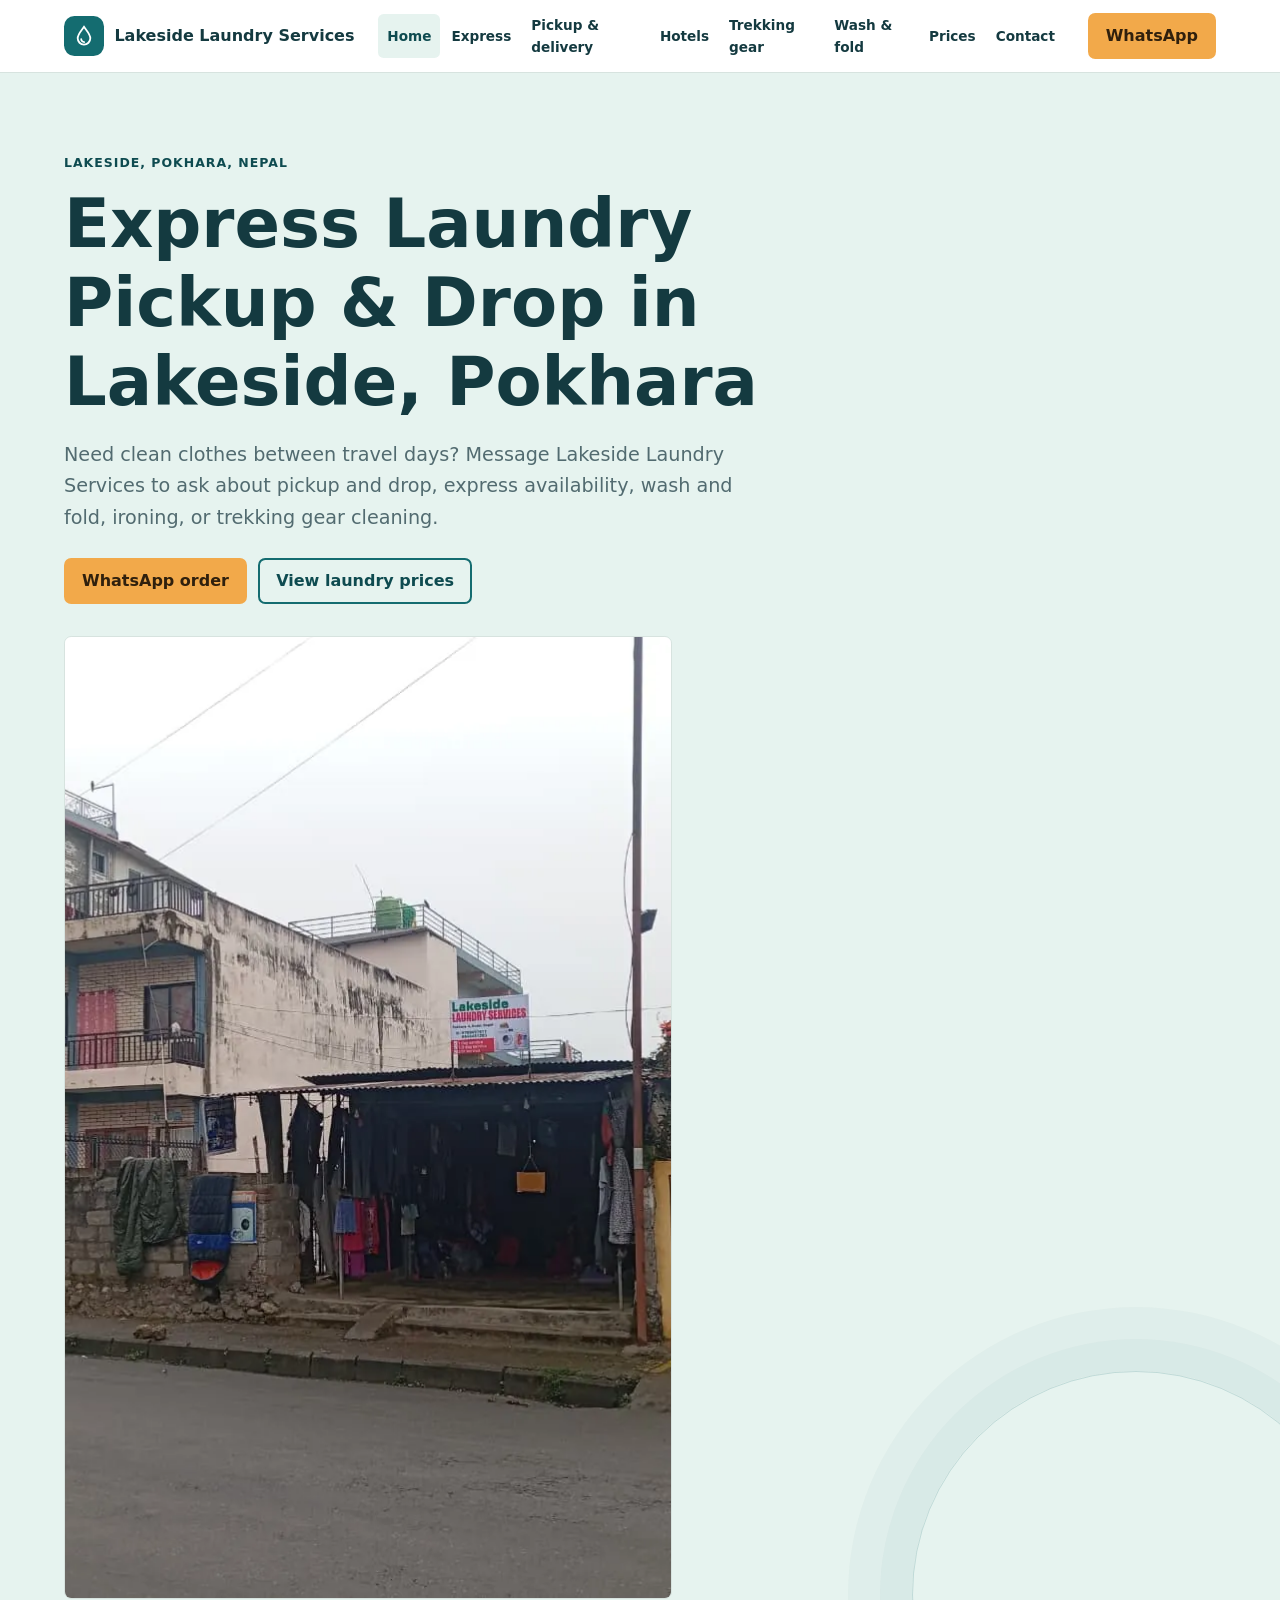
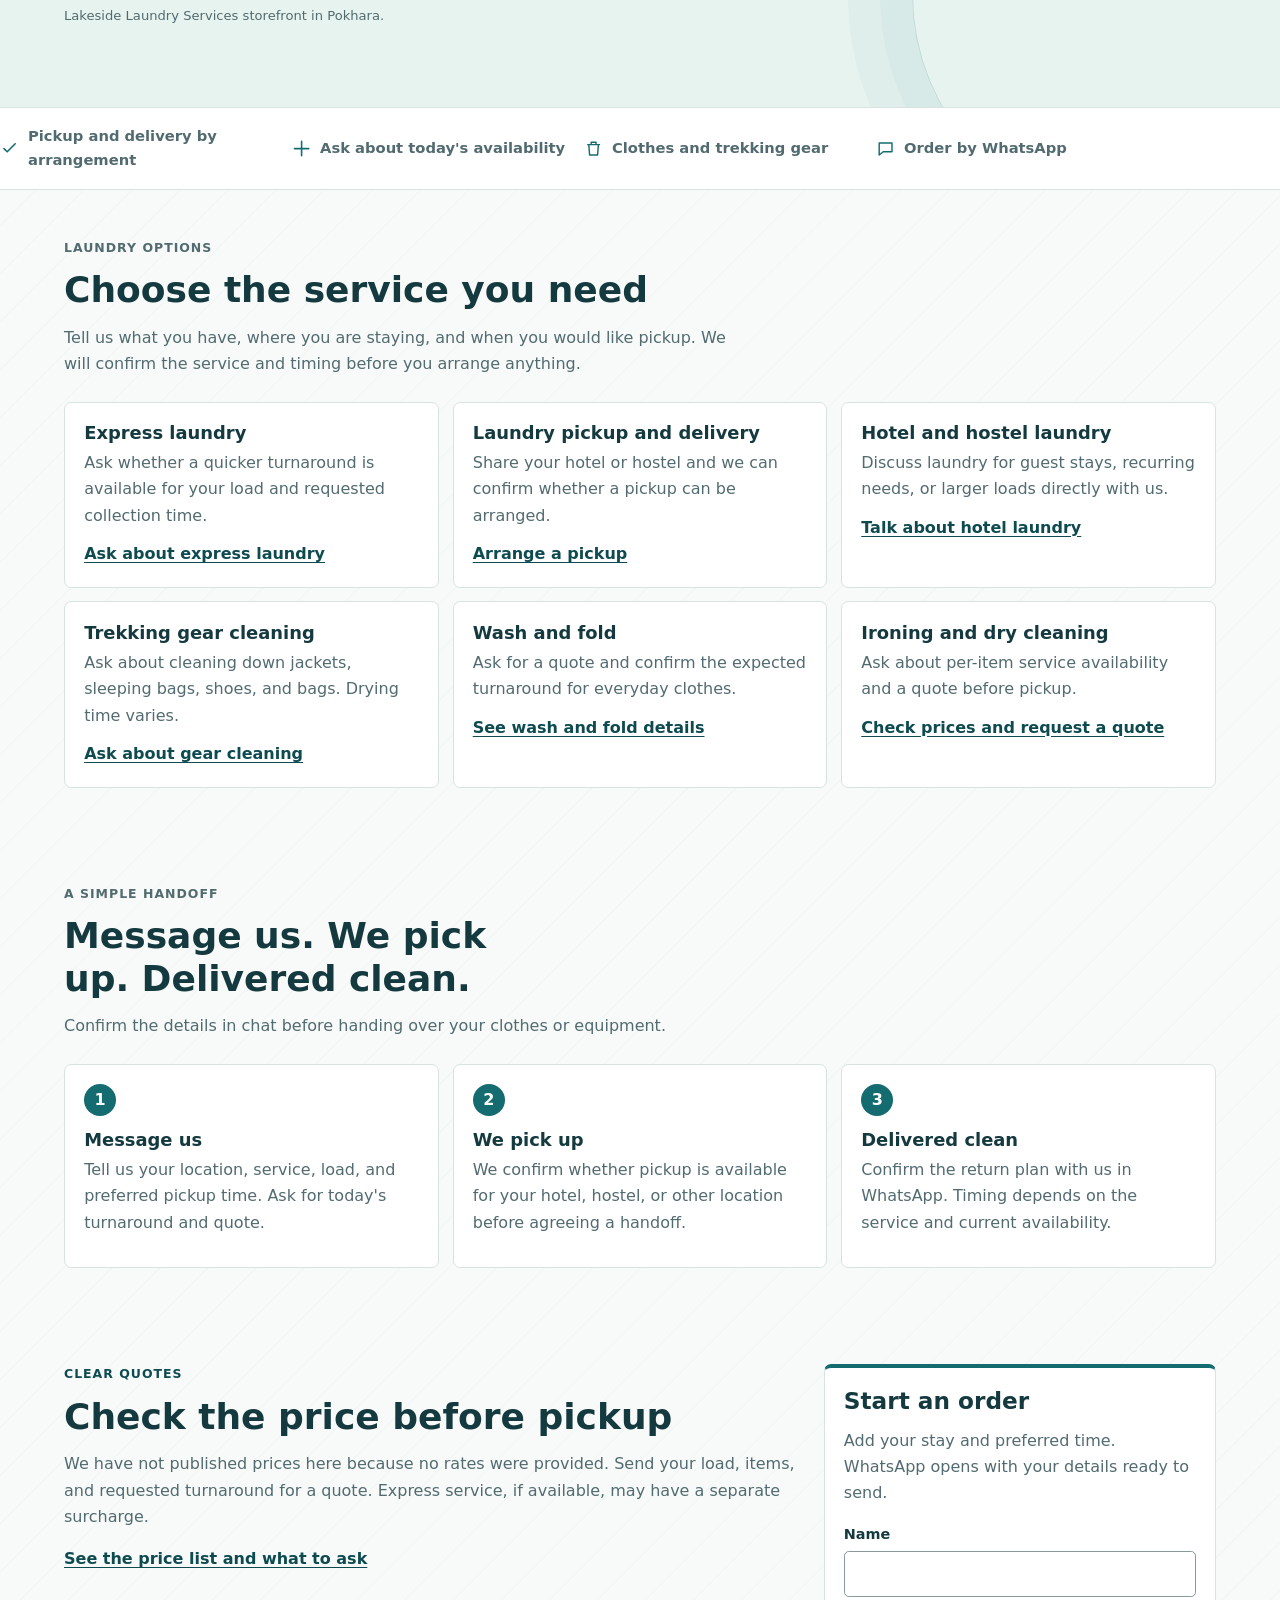
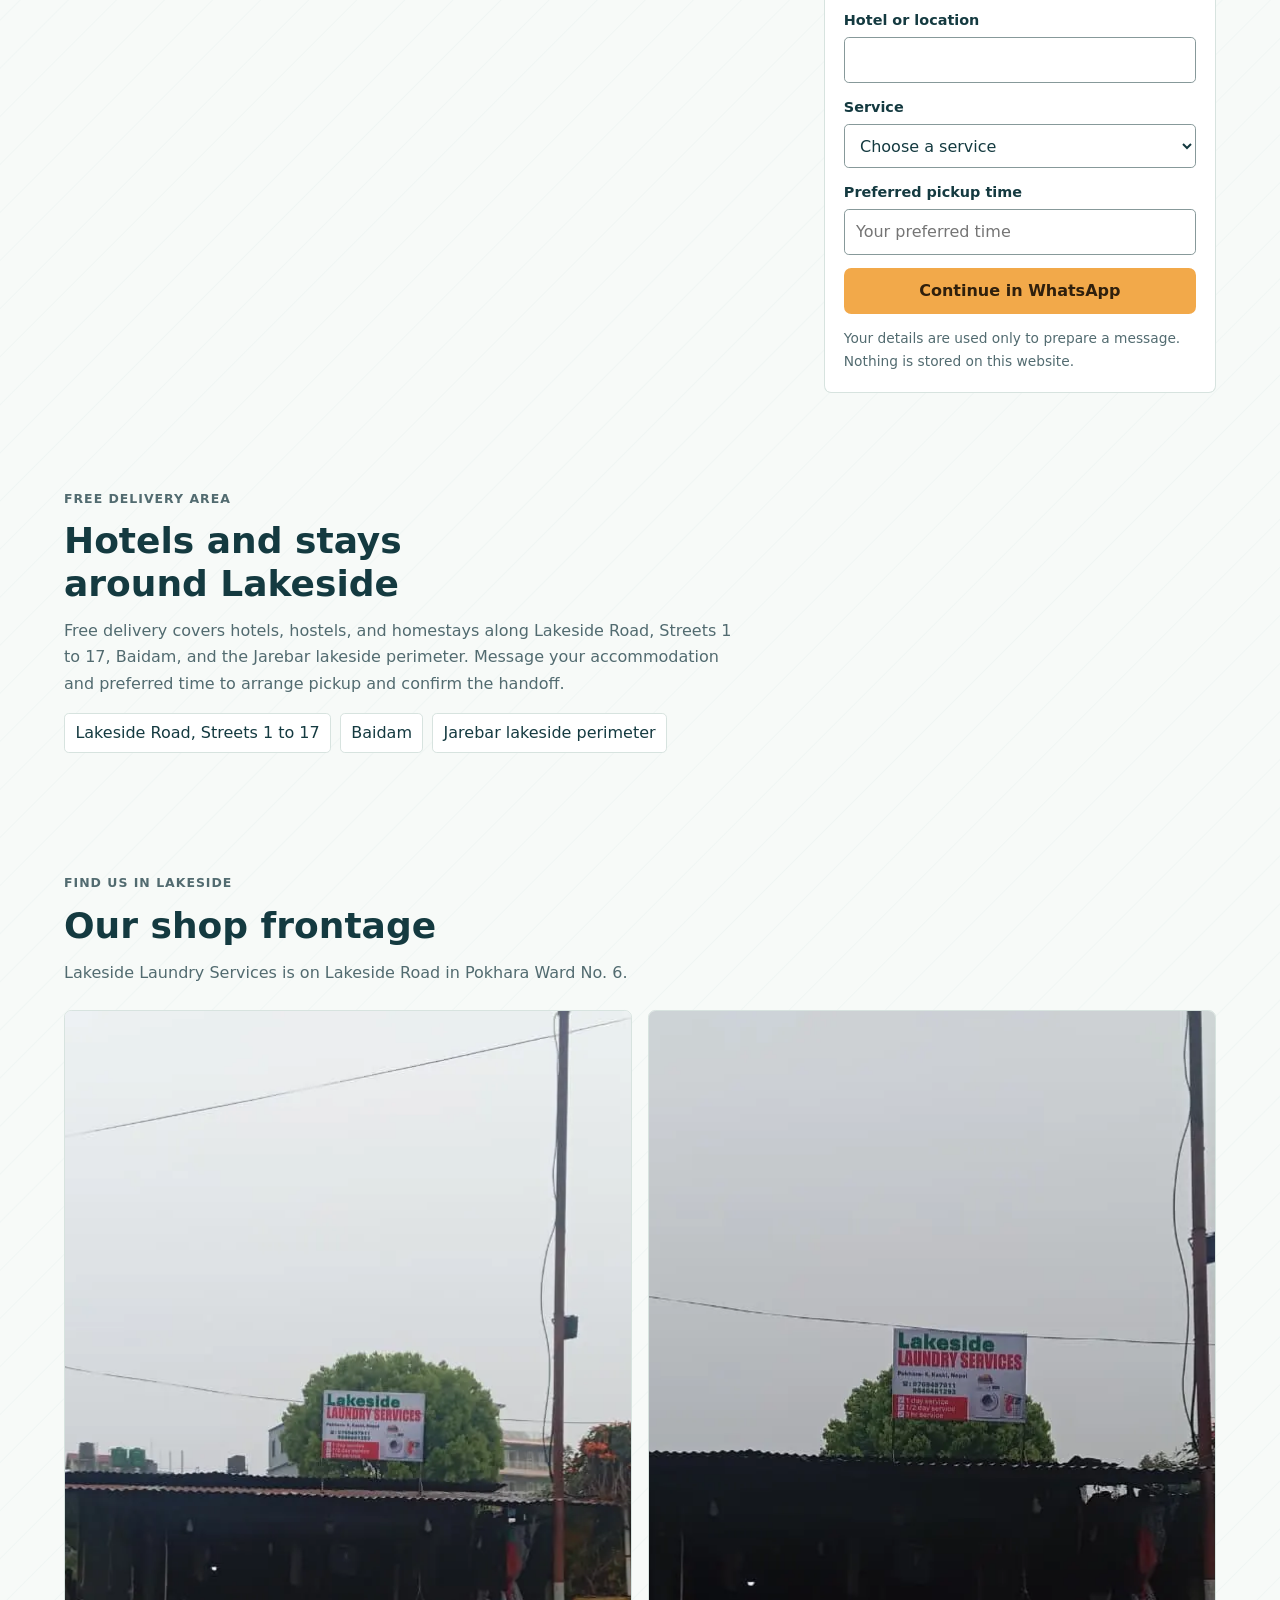
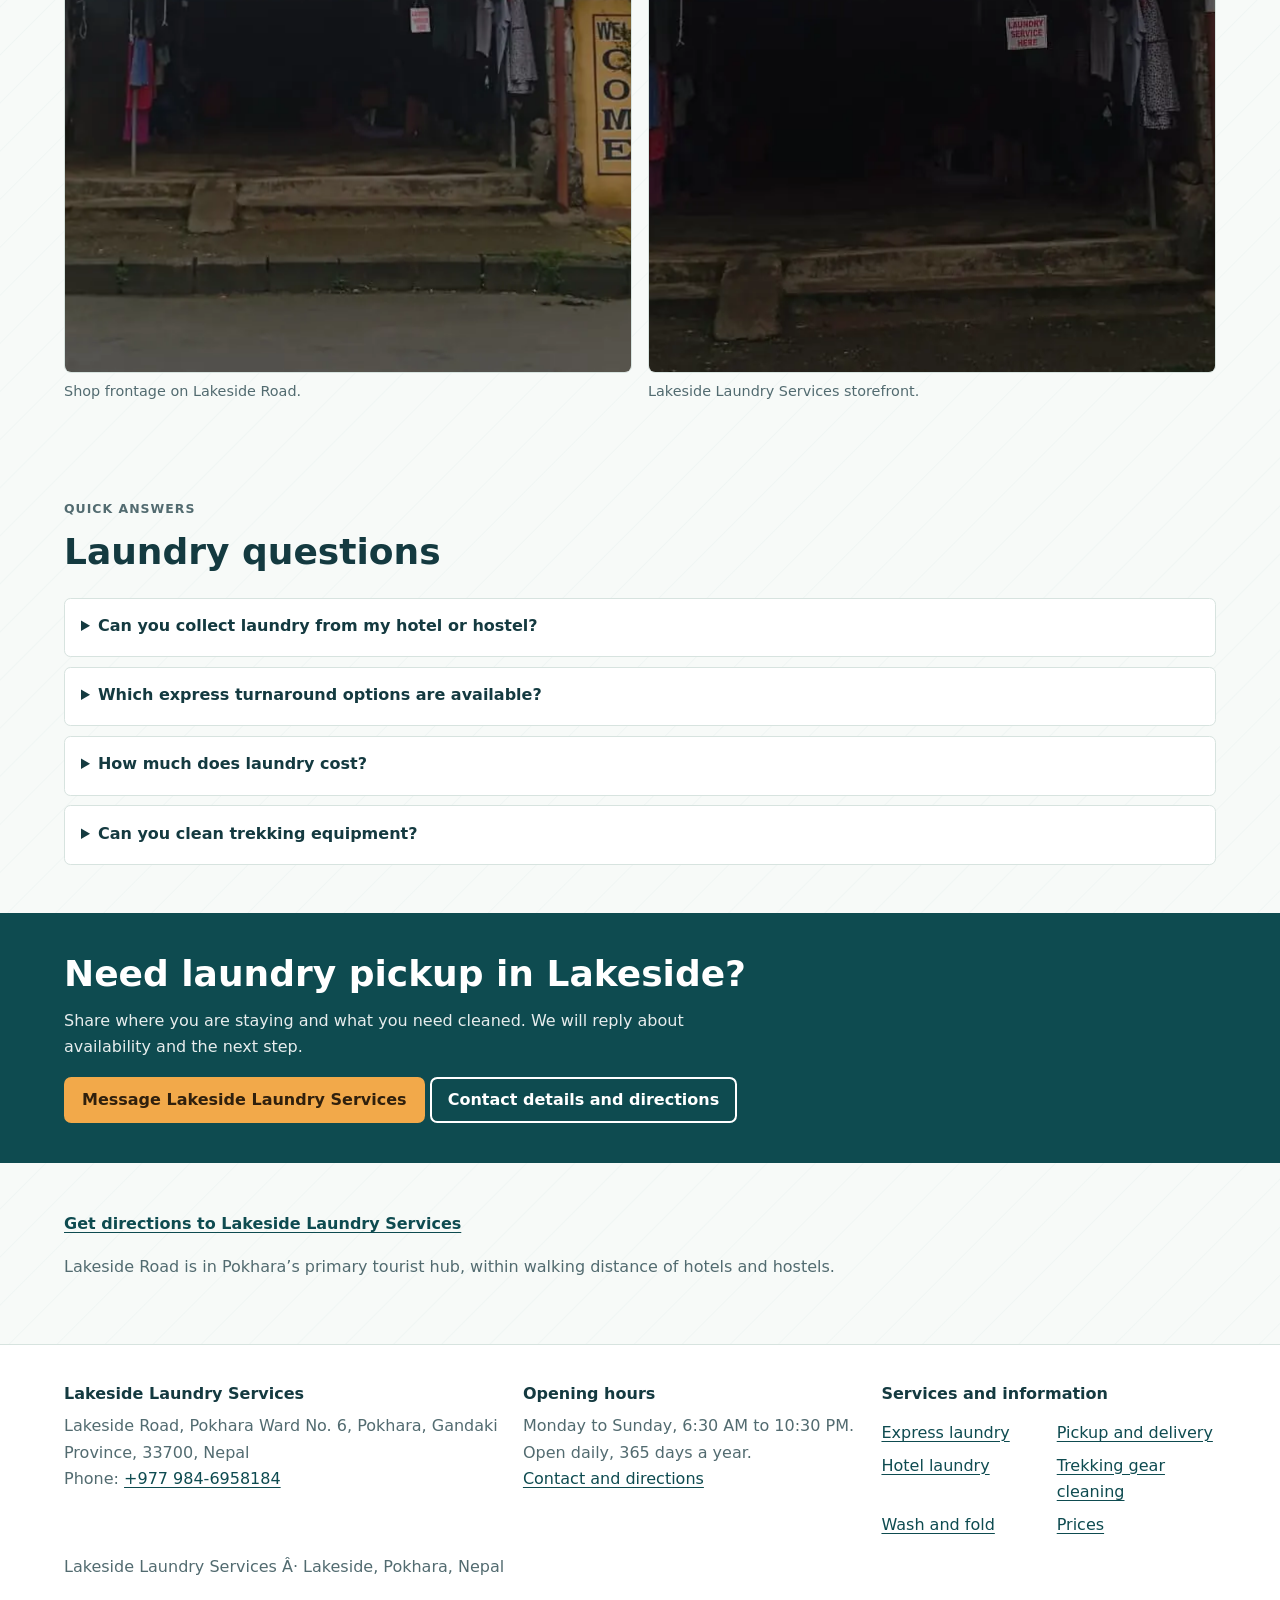
<file: index.html>
﻿<!doctype html>
<html lang="en">
<head>
  <meta charset="utf-8">
  <meta name="viewport" content="width=device-width, initial-scale=1">
  <meta name="theme-color" content="#146c70">
  <title>Laundry Service in Lakeside, Pokhara | Local Laundry</title>
  <meta name="description" content="Need laundry in Lakeside, Pokhara? Ask Lakeside Laundry Services about pickup, delivery, express availability, wash and fold, and trekking gear cleaning.">
  <link rel="canonical" href="https://[PLACEHOLDER: your GitHub Pages or custom domain URL]/">
  <link rel="icon" href="favicon.svg" type="image/svg+xml">
  <meta property="og:type" content="website">
  <meta property="og:locale" content="en_NP">
  <meta property="og:title" content="Laundry Service in Lakeside, Pokhara | Local Laundry">
  <meta property="og:description" content="Ask Lakeside Laundry Services about pickup, delivery, express availability, wash and fold, and trekking gear cleaning.">
  <meta property="og:url" content="https://[PLACEHOLDER: your GitHub Pages or custom domain URL]/">
  <meta name="twitter:card" content="summary">
  <meta name="twitter:title" content="Laundry Service in Lakeside, Pokhara | Local Laundry">
  <meta name="twitter:description" content="Ask Lakeside Laundry Services about pickup, delivery, express availability, wash and fold, and trekking gear cleaning.">
  <link rel="stylesheet" href="assets/css/site.css">
  <script defer src="assets/js/site.js"></script>
  <script type="application/ld+json">
  {
    "@context": "https://schema.org",
    "@type": "DryCleaningOrLaundry",
    "name": "Lakeside Laundry Services",
    "url": "https://[PLACEHOLDER: your GitHub Pages or custom domain URL]/",
    "telephone": "+977 984-6958184",
    "address": {
      "@type": "PostalAddress",
      "streetAddress": "Lakeside Road, Pokhara Ward No. 6",
      "addressLocality": "Pokhara",
      "addressRegion": "Gandaki Province",
      "postalCode": "33700",
      "addressCountry": "NP"
    },
    "geo": {
      "@type": "GeoCoordinates",
      "latitude": 28.2144,
      "longitude": 83.9578
    },
    "openingHoursSpecification": {
      "@type": "OpeningHoursSpecification",
      "dayOfWeek": ["https://schema.org/Monday", "https://schema.org/Tuesday", "https://schema.org/Wednesday", "https://schema.org/Thursday", "https://schema.org/Friday", "https://schema.org/Saturday", "https://schema.org/Sunday"],
      "opens": "06:30",
      "closes": "22:30"
    },
    "areaServed": ["Lakeside Road, Streets 1 to 17, Pokhara", "Baidam, Pokhara", "Jarebar lakeside perimeter, Pokhara"],
    "sameAs": [
      "https://www.google.com/maps/search/?api=1&query=Lakeside%20Laundry%20Services%2C%20Lakeside%2C%20Pokhara%2C%20Nepal"
    ],
    "hasOfferCatalog": {
      "@type": "OfferCatalog",
      "name": "Laundry services",
      "itemListElement": [
        {"@type": "OfferCatalog", "name": "Express laundry"},
        {"@type": "OfferCatalog", "name": "Pickup and delivery"},
        {"@type": "OfferCatalog", "name": "Wash and fold"},
        {"@type": "OfferCatalog", "name": "Ironing"},
        {"@type": "OfferCatalog", "name": "Dry cleaning"},
        {"@type": "OfferCatalog", "name": "Trekking gear cleaning"}
      ]
    }
  }
  </script>
  <script type="application/ld+json">
  {
    "@context": "https://schema.org",
    "@type": "FAQPage",
    "mainEntity": [
      {"@type": "Question", "name": "Can you collect laundry from my hotel or hostel?", "acceptedAnswer": {"@type": "Answer", "text": "Send us your accommodation and preferred pickup time on WhatsApp. We will confirm whether collection is available for that location."}},
      {"@type": "Question", "name": "Which express turnaround options are available?", "acceptedAnswer": {"@type": "Answer", "text": "One-hour service is for urgent drop-offs during morning or early-evening windows. Three-hour express and same-day evening return are also offered. Confirm the option for your load before handover."}},
      {"@type": "Question", "name": "Where can I see prices?", "acceptedAnswer": {"@type": "Answer", "text": "See the prices page, then message us with your items and requested service for a quote."}}
    ]
  }
  </script>
<meta name="google-site-verification" content="jKNWhAlni47MOxdWIuq1VfvXJPUBc21XGWyQokgm34I" />
</head>
<body>
  <a class="skip-link" href="#main">Skip to content</a>
  <header class="site-header">
    <div class="header-inner">
      <a class="brand" href="index.html" aria-label="Lakeside Laundry Services home">
        <span class="brand-mark" aria-hidden="true"><svg viewBox="0 0 24 24" fill="none"><path d="M12 2.8C9.4 6.7 5.7 10.1 5.7 14.3a6.3 6.3 0 0 0 12.6 0C18.3 10.1 14.6 6.7 12 2.8Z" stroke="currentColor" stroke-width="1.8"/><path d="M9.2 15.1a3 3 0 0 0 3 3" stroke="currentColor" stroke-width="1.8" stroke-linecap="round"/></svg></span>
        <span>Lakeside Laundry Services</span>
      </a>
      <button class="menu-toggle" type="button" aria-label="Toggle navigation" aria-expanded="false" aria-controls="site-navigation"><svg viewBox="0 0 24 24" fill="none" aria-hidden="true"><path d="M4 7h16M4 12h16M4 17h16" stroke="currentColor" stroke-width="2" stroke-linecap="round"/></svg></button>
      <nav class="site-nav" id="site-navigation" aria-label="Main navigation">
        <a href="index.html" aria-current="page">Home</a><a href="express-laundry.html">Express</a><a href="laundry-pickup-delivery.html">Pickup &amp; delivery</a><a href="hotel-hostel-laundry.html">Hotels</a><a href="trekking-gear-cleaning.html">Trekking gear</a><a href="wash-and-fold.html">Wash &amp; fold</a><a href="prices.html">Prices</a><a href="contact.html">Contact</a>
      </nav>
      <a class="button button-primary header-action" data-wa-message="Hi, I'd like to ask about laundry pickup in Lakeside, Pokhara. Hotel/location: " data-track-location="header" href="https://wa.me/">WhatsApp</a>
    </div>
  </header>
  <main id="main">
    <section class="hero">
      <div class="hero-inner">
        <p class="eyebrow">Lakeside, Pokhara, Nepal</p>
        <h1>Express Laundry Pickup &amp; Drop in Lakeside, Pokhara</h1>
        <p class="hero-copy">Need clean clothes between travel days? Message Lakeside Laundry Services to ask about pickup and drop, express availability, wash and fold, ironing, or trekking gear cleaning.</p>
        <div class="hero-actions"><a class="button button-primary" data-wa-message="Hi, I'd like to arrange laundry pickup in Lakeside, Pokhara. Hotel/location: " data-track-location="home-hero" href="https://wa.me/">WhatsApp order</a><a class="button button-secondary" href="prices.html">View laundry prices</a></div>
        <figure class="hero-photo"><picture><source srcset="assets/images/lakeside-laundry-services-street-view.webp" type="image/webp"><img src="assets/images/Lakeside-laundry-services-street-view.jpeg" alt="Street view of the Lakeside Laundry Services storefront in Pokhara" width="1280" height="963"></picture><figcaption>Lakeside Laundry Services storefront in Pokhara.</figcaption></figure>
      </div>
    </section>
    <section class="trust-strip" aria-label="Service details">
      <ul class="trust-list content-width"><li><svg viewBox="0 0 24 24" fill="none" aria-hidden="true"><path d="m5 12 4 4L19 6" stroke="currentColor" stroke-width="2" stroke-linecap="round" stroke-linejoin="round"/></svg>Pickup and delivery by arrangement</li><li><svg viewBox="0 0 24 24" fill="none" aria-hidden="true"><path d="M12 3v18M3 12h18" stroke="currentColor" stroke-width="2" stroke-linecap="round"/></svg>Ask about today's availability</li><li><svg viewBox="0 0 24 24" fill="none" aria-hidden="true"><path d="M4 7h16M6 7l1 13h10l1-13M9 7V4h6v3" stroke="currentColor" stroke-width="1.8" stroke-linejoin="round"/></svg>Clothes and trekking gear</li><li><svg viewBox="0 0 24 24" fill="none" aria-hidden="true"><path d="M4 5h16v11H9l-5 4V5Z" stroke="currentColor" stroke-width="1.8" stroke-linejoin="round"/></svg>Order by WhatsApp</li></ul>
    </section>
    <section class="section content-width" aria-labelledby="services-heading">
      <div class="section-heading"><p class="eyebrow">Laundry options</p><h2 id="services-heading">Choose the service you need</h2><p>Tell us what you have, where you are staying, and when you would like pickup. We will confirm the service and timing before you arrange anything.</p></div>
      <div class="service-grid">
        <article class="service-item"><h3>Express laundry</h3><p>Ask whether a quicker turnaround is available for your load and requested collection time.</p><a href="express-laundry.html">Ask about express laundry</a></article>
        <article class="service-item"><h3>Laundry pickup and delivery</h3><p>Share your hotel or hostel and we can confirm whether a pickup can be arranged.</p><a href="laundry-pickup-delivery.html">Arrange a pickup</a></article>
        <article class="service-item"><h3>Hotel and hostel laundry</h3><p>Discuss laundry for guest stays, recurring needs, or larger loads directly with us.</p><a href="hotel-hostel-laundry.html">Talk about hotel laundry</a></article>
        <article class="service-item"><h3>Trekking gear cleaning</h3><p>Ask about cleaning down jackets, sleeping bags, shoes, and bags. Drying time varies.</p><a href="trekking-gear-cleaning.html">Ask about gear cleaning</a></article>
        <article class="service-item"><h3>Wash and fold</h3><p>Ask for a quote and confirm the expected turnaround for everyday clothes.</p><a href="wash-and-fold.html">See wash and fold details</a></article>
        <article class="service-item"><h3>Ironing and dry cleaning</h3><p>Ask about per-item service availability and a quote before pickup.</p><a href="prices.html">Check prices and request a quote</a></article>
      </div>
    </section>
    <section class="section content-width" aria-labelledby="steps-heading">
      <div class="section-heading"><p class="eyebrow">A simple handoff</p><h2 id="steps-heading">Message us. We pick up. Delivered clean.</h2><p>Confirm the details in chat before handing over your clothes or equipment.</p></div>
      <div class="step-grid"><article class="step-item"><span class="step-number">1</span><h3>Message us</h3><p>Tell us your location, service, load, and preferred pickup time. Ask for today's turnaround and quote.</p></article><article class="step-item"><span class="step-number">2</span><h3>We pick up</h3><p>We confirm whether pickup is available for your hotel, hostel, or other location before agreeing a handoff.</p></article><article class="step-item"><span class="step-number">3</span><h3>Delivered clean</h3><p>Confirm the return plan with us in WhatsApp. Timing depends on the service and current availability.</p></article></div>
    </section>
    <section class="section content-width" aria-labelledby="prices-heading">
      <div class="split-section"><div><p class="eyebrow">Clear quotes</p><h2 id="prices-heading">Check the price before pickup</h2><p class="muted">We have not published prices here because no rates were provided. Send your load, items, and requested turnaround for a quote. Express service, if available, may have a separate surcharge.</p><p><a class="text-link" href="prices.html">See the price list and what to ask</a></p></div><div class="order-panel"><h2>Start an order</h2><p class="muted">Add your stay and preferred time. WhatsApp opens with your details ready to send.</p><form class="order-form" data-track-location="home-order-helper"><div class="form-field"><label for="home-name">Name</label><input id="home-name" name="name" autocomplete="name" required></div><div class="form-field"><label for="home-location">Hotel or location</label><input id="home-location" name="location" autocomplete="street-address" required></div><div class="form-field"><label for="home-service">Service</label><select id="home-service" name="service" required><option value="">Choose a service</option><option>Express laundry</option><option>Pickup and delivery</option><option>Hotel or hostel laundry</option><option>Wash and fold</option><option>Ironing</option><option>Dry cleaning</option><option>Trekking gear cleaning</option></select></div><div class="form-field"><label for="home-time">Preferred pickup time</label><input id="home-time" name="pickup_time" placeholder="Your preferred time" required></div><button class="button button-primary" type="submit" data-wa-message="Hi, I'd like to arrange a laundry pickup in Lakeside, Pokhara.">Continue in WhatsApp</button><p class="form-note">Your details are used only to prepare a message. Nothing is stored on this website.</p></form></div></div>
    </section>
    <section class="section content-width" aria-labelledby="areas-heading"><div class="section-heading"><p class="eyebrow">Free delivery area</p><h2 id="areas-heading">Hotels and stays around Lakeside</h2><p>Free delivery covers hotels, hostels, and homestays along Lakeside Road, Streets 1 to 17, Baidam, and the Jarebar lakeside perimeter. Message your accommodation and preferred time to arrange pickup and confirm the handoff.</p><ul class="area-list"><li>Lakeside Road, Streets 1 to 17</li><li>Baidam</li><li>Jarebar lakeside perimeter</li></ul></div></section>
    <section class="section content-width" aria-labelledby="shop-photos-heading"><div class="section-heading"><p class="eyebrow">Find us in Lakeside</p><h2 id="shop-photos-heading">Our shop frontage</h2><p>Lakeside Laundry Services is on Lakeside Road in Pokhara Ward No. 6.</p></div><div class="photo-grid"><figure><picture><source srcset="assets/images/lakeside-laundry-services-frontage-active.webp" type="image/webp"><img src="assets/images/Lakeside-laundry-services-frontage-active.jpeg" alt="Frontage of Lakeside Laundry Services on Lakeside Road" width="1280" height="963" loading="lazy"></picture><figcaption>Shop frontage on Lakeside Road.</figcaption></figure><figure><picture><source srcset="assets/images/lakeside-laundry-services-storefront.webp" type="image/webp"><img src="assets/images/Lakeside-laundry-services-storefront.jpeg" alt="Lakeside Laundry Services storefront in Pokhara" width="1280" height="963" loading="lazy"></picture><figcaption>Lakeside Laundry Services storefront.</figcaption></figure></div></section>
    <section class="section content-width" aria-labelledby="faq-heading"><div class="section-heading"><p class="eyebrow">Quick answers</p><h2 id="faq-heading">Laundry questions</h2></div><div class="faq-list"><details><summary>Can you collect laundry from my hotel or hostel?</summary><p>Free delivery covers stays along Lakeside Road, Streets 1 to 17, Baidam, and the Jarebar lakeside perimeter. Send your accommodation name to arrange the handoff.</p></details><details><summary>Which express turnaround options are available?</summary><p>One-hour service is for urgent drop-offs during morning or early-evening windows. Three-hour express and same-day evening return are also offered. Confirm the right option for your load before handover.</p></details><details><summary>How much does laundry cost?</summary><p>Prices are not published. See the <a href="prices.html">laundry prices page</a> and message us for a quote.</p></details><details><summary>Can you clean trekking equipment?</summary><p>Ask about down jackets, sleeping bags, shoes, and bags. Tell us the item and its care-label instructions; drying time varies by item and conditions.</p></details></div></section>
    <section class="cta-band"><div class="content-width"><h2>Need laundry pickup in Lakeside?</h2><p>Share where you are staying and what you need cleaned. We will reply about availability and the next step.</p><a class="button button-primary" data-wa-message="Hi, I'd like to ask about laundry pickup in Lakeside, Pokhara. My hotel/location is: " data-track-location="home-final-cta" href="https://wa.me/">Message Lakeside Laundry Services</a> <a class="button button-secondary" href="contact.html">Contact details and directions</a></div></section>
    <section class="section content-width"><p><a class="text-link" href="https://www.google.com/maps/dir/?api=1&amp;destination=28.2144%2C83.9578" target="_blank" rel="noopener">Get directions to Lakeside Laundry Services</a></p><p class="muted">Lakeside Road is in Pokhara’s primary tourist hub, within walking distance of hotels and hostels.</p></section>
  </main>
  <footer class="site-footer"><div class="footer-inner footer-grid"><div><h2>Lakeside Laundry Services</h2><address>Lakeside Road, Pokhara Ward No. 6, Pokhara, Gandaki Province, 33700, Nepal</address><p>Phone: <a href="tel:+9779846958184" data-track-location="footer">+977 984-6958184</a></p></div><div><h2>Opening hours</h2><p>Monday to Sunday, 6:30 AM to 10:30 PM. Open daily, 365 days a year.</p><p><a href="contact.html">Contact and directions</a></p></div><nav aria-label="Footer navigation"><h2>Services and information</h2><ul class="footer-links"><li><a href="express-laundry.html">Express laundry</a></li><li><a href="laundry-pickup-delivery.html">Pickup and delivery</a></li><li><a href="hotel-hostel-laundry.html">Hotel laundry</a></li><li><a href="trekking-gear-cleaning.html">Trekking gear cleaning</a></li><li><a href="wash-and-fold.html">Wash and fold</a></li><li><a href="prices.html">Prices</a></li></ul></nav></div><div class="footer-inner"><p class="muted">Lakeside Laundry Services Â· Lakeside, Pokhara, Nepal</p></div></footer>
  <div class="mobile-bar" aria-label="Quick contact"><a class="button button-primary" data-wa-message="Hi, I'd like to ask about laundry pickup in Lakeside, Pokhara. Hotel/location: " data-track-location="mobile-sticky" href="https://wa.me/">WhatsApp Order</a><a class="button button-secondary" href="tel:+9779846958184" data-track-location="mobile-sticky">Call</a></div>
</body>
</html>
</file>
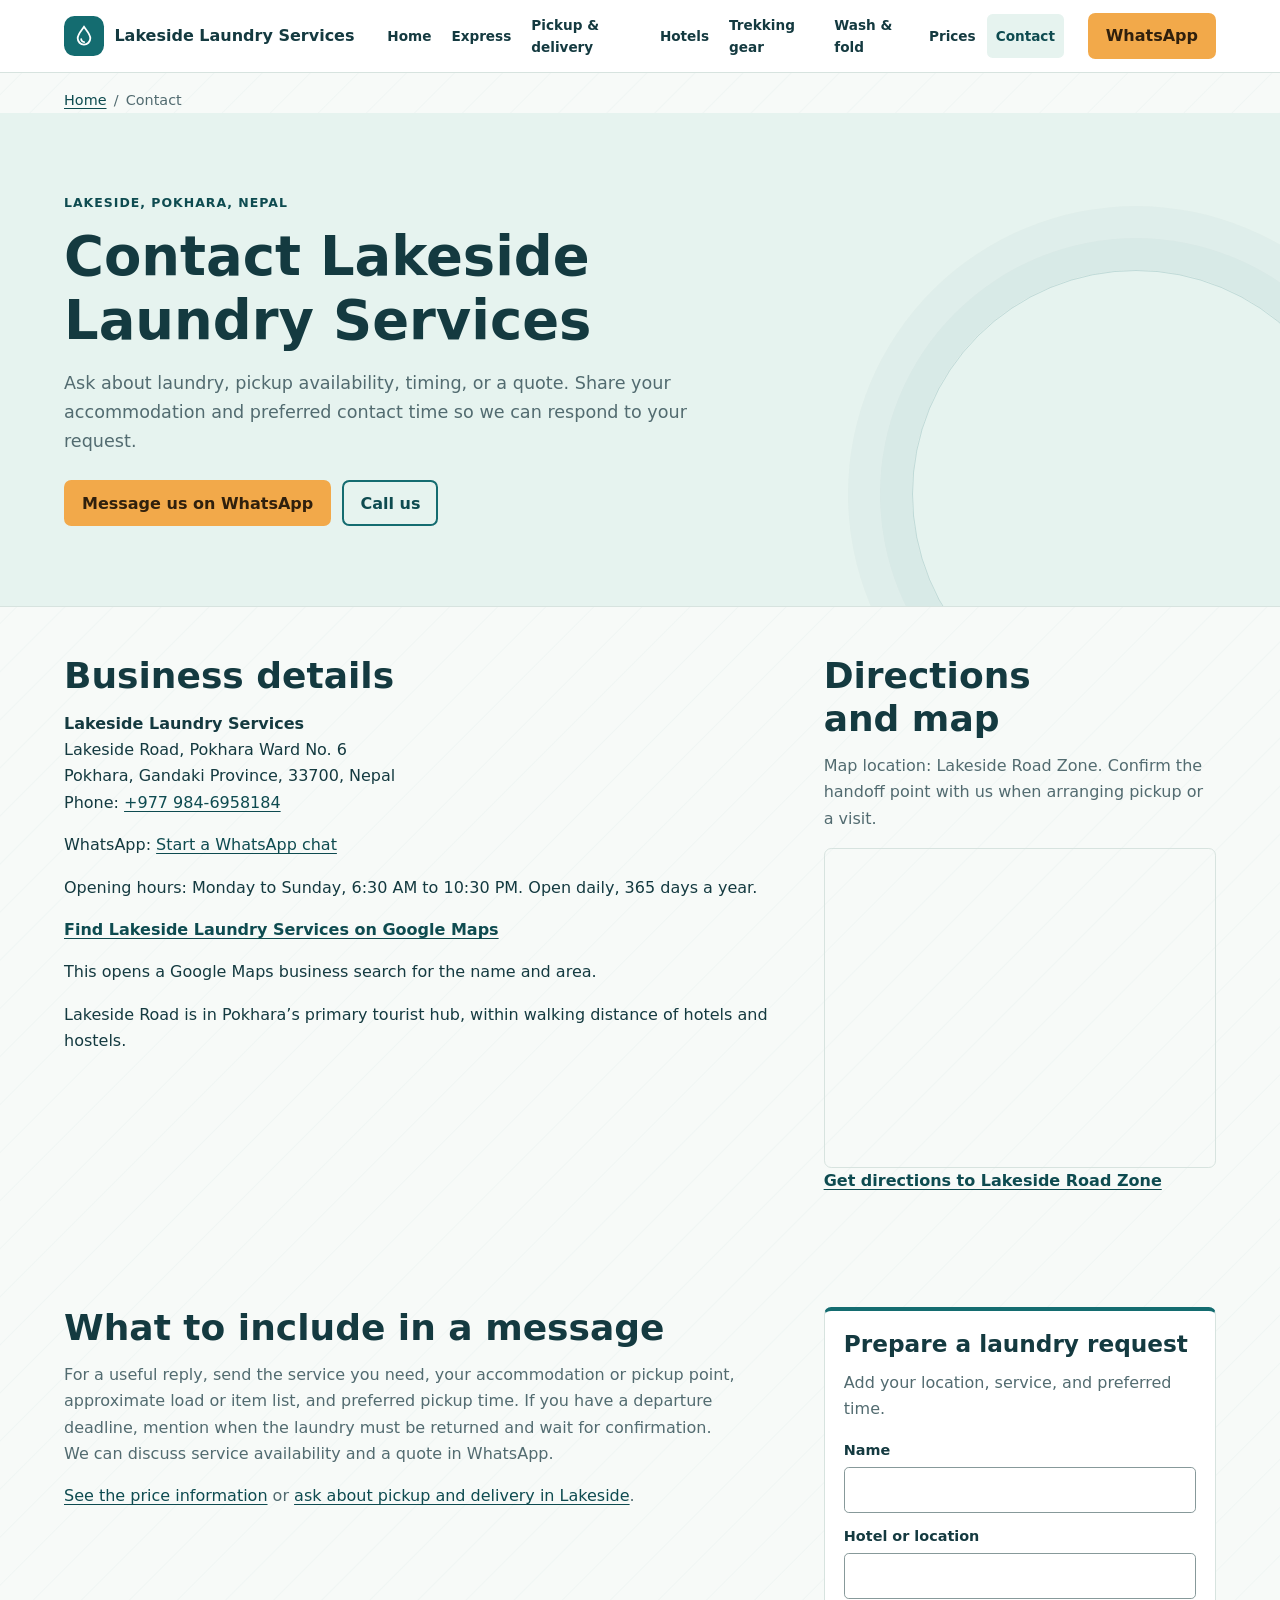
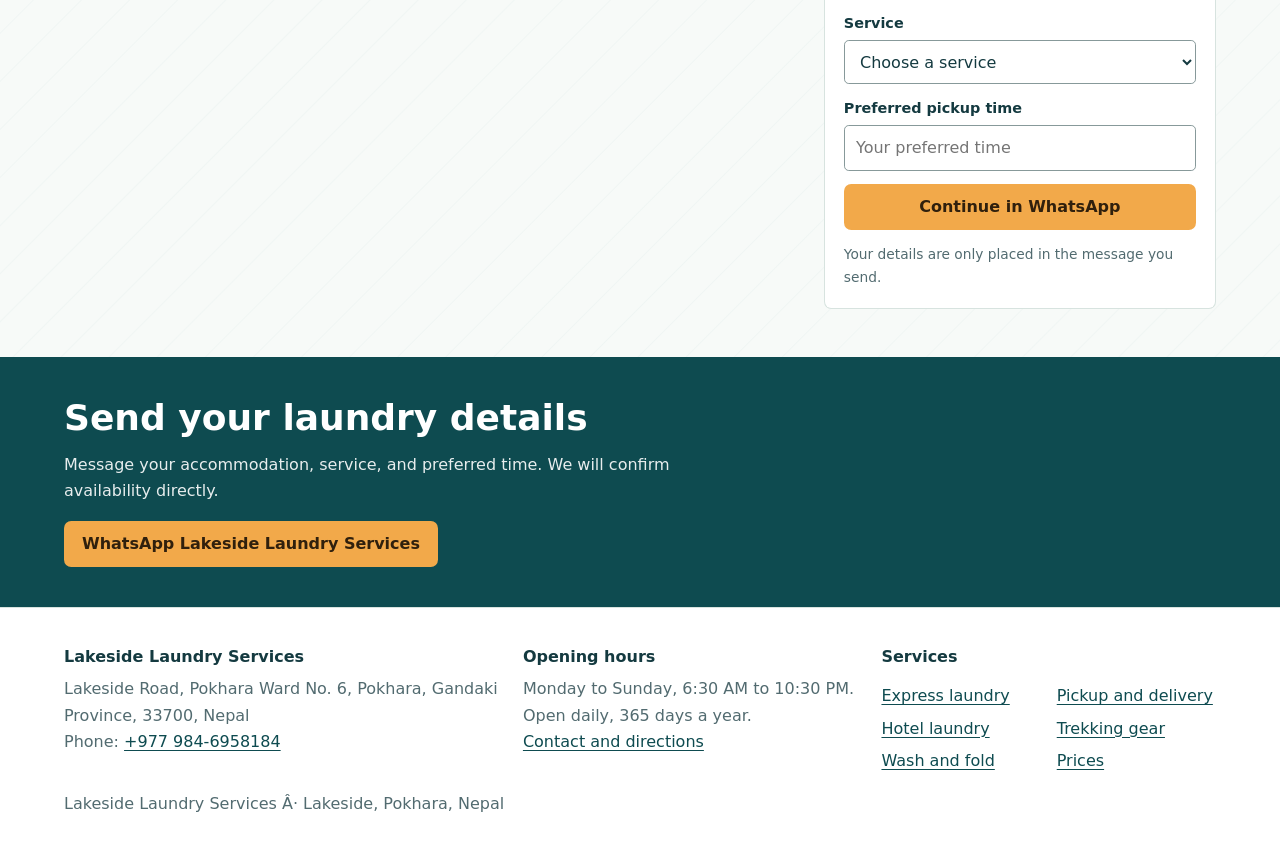
<file: contact.html>
﻿<!doctype html>
<html lang="en">
<head>
  <meta charset="utf-8"><meta name="viewport" content="width=device-width, initial-scale=1"><meta name="theme-color" content="#146c70">
  <title>Contact Lakeside Laundry Services in Pokhara Today</title>
  <meta name="description" content="Contact Lakeside Laundry Services in Lakeside, Pokhara for laundry pickup, directions, opening hours, service availability, and a quote on WhatsApp.">
  <link rel="canonical" href="https://[PLACEHOLDER: your GitHub Pages or custom domain URL]/contact.html"><link rel="icon" href="favicon.svg" type="image/svg+xml">
  <meta property="og:type" content="website"><meta property="og:locale" content="en_NP"><meta property="og:title" content="Contact Lakeside Laundry Services in Pokhara Today"><meta property="og:description" content="Ask about pickup, opening hours, directions, laundry availability, and a quote in Lakeside, Pokhara."><meta property="og:url" content="https://[PLACEHOLDER: your GitHub Pages or custom domain URL]/contact.html"><meta name="twitter:card" content="summary"><meta name="twitter:title" content="Contact Lakeside Laundry Services in Pokhara Today"><meta name="twitter:description" content="Get in touch about laundry service, pickup, directions, and a quote.">
  <link rel="stylesheet" href="assets/css/site.css"><script defer src="assets/js/site.js"></script>
  <script type="application/ld+json">
  {"@context":"https://schema.org","@type":"DryCleaningOrLaundry","name":"Lakeside Laundry Services","url":"https://[PLACEHOLDER: your GitHub Pages or custom domain URL]/","telephone":"+977 984-6958184","address":{"@type":"PostalAddress","streetAddress":"Lakeside Road, Pokhara Ward No. 6","addressLocality":"Pokhara","addressRegion":"Gandaki Province","postalCode":"33700","addressCountry":"NP"},"geo":{"@type":"GeoCoordinates","latitude":28.2144,"longitude":83.9578},"openingHoursSpecification":{"@type":"OpeningHoursSpecification","dayOfWeek":["https://schema.org/Monday","https://schema.org/Tuesday","https://schema.org/Wednesday","https://schema.org/Thursday","https://schema.org/Friday","https://schema.org/Saturday","https://schema.org/Sunday"],"opens":"06:30","closes":"22:30"},"areaServed":["Lakeside Road, Streets 1 to 17, Pokhara","Baidam, Pokhara","Jarebar lakeside perimeter, Pokhara"],"sameAs":["https://www.google.com/maps/search/?api=1&query=Lakeside%20Laundry%20Services%2C%20Lakeside%2C%20Pokhara%2C%20Nepal"],"hasOfferCatalog":{"@type":"OfferCatalog","name":"Laundry services","itemListElement":[{"@type":"OfferCatalog","name":"Express laundry"},{"@type":"OfferCatalog","name":"Pickup and delivery"},{"@type":"OfferCatalog","name":"Wash and fold"},{"@type":"OfferCatalog","name":"Ironing"},{"@type":"OfferCatalog","name":"Dry cleaning"},{"@type":"OfferCatalog","name":"Trekking gear cleaning"}]}}
  </script>
</head>
<body>
  <a class="skip-link" href="#main">Skip to content</a><header class="site-header"><div class="header-inner"><a class="brand" href="index.html" aria-label="Lakeside Laundry Services home"><span class="brand-mark" aria-hidden="true"><svg viewBox="0 0 24 24" fill="none"><path d="M12 2.8C9.4 6.7 5.7 10.1 5.7 14.3a6.3 6.3 0 0 0 12.6 0C18.3 10.1 14.6 6.7 12 2.8Z" stroke="currentColor" stroke-width="1.8"/><path d="M9.2 15.1a3 3 0 0 0 3 3" stroke="currentColor" stroke-width="1.8" stroke-linecap="round"/></svg></span><span>Lakeside Laundry Services</span></a><button class="menu-toggle" type="button" aria-label="Toggle navigation" aria-expanded="false" aria-controls="site-navigation"><svg viewBox="0 0 24 24" fill="none" aria-hidden="true"><path d="M4 7h16M4 12h16M4 17h16" stroke="currentColor" stroke-width="2" stroke-linecap="round"/></svg></button><nav class="site-nav" id="site-navigation" aria-label="Main navigation"><a href="index.html">Home</a><a href="express-laundry.html">Express</a><a href="laundry-pickup-delivery.html">Pickup &amp; delivery</a><a href="hotel-hostel-laundry.html">Hotels</a><a href="trekking-gear-cleaning.html">Trekking gear</a><a href="wash-and-fold.html">Wash &amp; fold</a><a href="prices.html">Prices</a><a href="contact.html" aria-current="page">Contact</a></nav><a class="button button-primary header-action" data-wa-message="Hi, I'd like to contact Lakeside Laundry Services. Hotel/location: " data-track-location="header" href="https://wa.me/">WhatsApp</a></div></header>
  <main id="main"><nav class="breadcrumb content-width" aria-label="Breadcrumb"><ol><li><a href="index.html">Home</a></li><li aria-current="page">Contact</li></ol></nav><section class="page-hero"><div class="page-hero-inner"><p class="eyebrow">Lakeside, Pokhara, Nepal</p><h1>Contact Lakeside Laundry Services</h1><p class="page-hero-copy">Ask about laundry, pickup availability, timing, or a quote. Share your accommodation and preferred contact time so we can respond to your request.</p><div class="hero-actions"><a class="button button-primary" data-wa-message="Hi, I'd like to contact Lakeside Laundry Services. My hotel/location is: " data-track-location="contact-hero" href="https://wa.me/">Message us on WhatsApp</a><a class="button button-secondary" href="tel:+9779846958184" data-track-location="contact-hero">Call us</a></div></div></section>
    <section class="section content-width split-section"><div><h2>Business details</h2><address><strong>Lakeside Laundry Services</strong><br>Lakeside Road, Pokhara Ward No. 6<br>Pokhara, Gandaki Province, 33700, Nepal</address><p>Phone: <a href="tel:+9779846958184" data-track-location="contact-details">+977 984-6958184</a></p><p>WhatsApp: <a data-wa-message="Hi, I'd like to ask about laundry service in Lakeside, Pokhara. Hotel/location: " data-track-location="contact-details" href="https://wa.me/">Start a WhatsApp chat</a></p><p>Opening hours: Monday to Sunday, 6:30 AM to 10:30 PM. Open daily, 365 days a year.</p><p><a class="text-link" href="https://www.google.com/maps/search/?api=1&amp;query=Lakeside%20Laundry%20Services%2C%20Lakeside%2C%20Pokhara%2C%20Nepal" target="_blank" rel="noopener">Find Lakeside Laundry Services on Google Maps</a></p><p>This opens a Google Maps business search for the name and area.</p><p>Lakeside Road is in Pokhara’s primary tourist hub, within walking distance of hotels and hostels.</p></div><div><h2>Directions and map</h2><p class="muted">Map location: Lakeside Road Zone. Confirm the handoff point with us when arranging pickup or a visit.</p><iframe class="map-frame" title="Map location for Lakeside Laundry Services, Lakeside Road, Pokhara" src="https://maps.google.com/maps?q=28.2144%2C83.9578&amp;output=embed" loading="lazy" referrerpolicy="no-referrer-when-downgrade" allowfullscreen></iframe><p><a class="text-link" href="https://www.google.com/maps/dir/?api=1&amp;destination=28.2144%2C83.9578" target="_blank" rel="noopener">Get directions to Lakeside Road Zone</a></p></div></section>
    <section class="section content-width split-section"><div class="section-heading"><h2>What to include in a message</h2><p>For a useful reply, send the service you need, your accommodation or pickup point, approximate load or item list, and preferred pickup time. If you have a departure deadline, mention when the laundry must be returned and wait for confirmation. We can discuss service availability and a quote in WhatsApp.</p><p><a href="prices.html">See the price information</a> or <a href="laundry-pickup-delivery.html">ask about pickup and delivery in Lakeside</a>.</p></div><aside class="order-panel"><h2>Prepare a laundry request</h2><p class="muted">Add your location, service, and preferred time.</p><form class="order-form" data-track-location="contact-order-helper"><div class="form-field"><label for="contact-name">Name</label><input id="contact-name" name="name" autocomplete="name" required></div><div class="form-field"><label for="contact-location">Hotel or location</label><input id="contact-location" name="location" autocomplete="street-address" required></div><div class="form-field"><label for="contact-service">Service</label><select id="contact-service" name="service" required><option value="">Choose a service</option><option>Express laundry</option><option>Pickup and delivery</option><option>Wash and fold</option><option>Ironing</option><option>Dry cleaning</option><option>Trekking gear cleaning</option><option>Hotel or hostel laundry</option></select></div><div class="form-field"><label for="contact-time">Preferred pickup time</label><input id="contact-time" name="pickup_time" placeholder="Your preferred time" required></div><button class="button button-primary" type="submit" data-wa-message="Hi, I'd like to ask about laundry service in Lakeside, Pokhara.">Continue in WhatsApp</button><p class="form-note">Your details are only placed in the message you send.</p></form></aside></section>
    <section class="cta-band"><div class="content-width"><h2>Send your laundry details</h2><p>Message your accommodation, service, and preferred time. We will confirm availability directly.</p><a class="button button-primary" data-wa-message="Hi, I'd like to ask about laundry service. Hotel/location: Service: Approximate load: Preferred pickup time: " data-track-location="contact-final-cta" href="https://wa.me/">WhatsApp Lakeside Laundry Services</a></div></section>
  </main><footer class="site-footer"><div class="footer-inner footer-grid"><div><h2>Lakeside Laundry Services</h2><address>Lakeside Road, Pokhara Ward No. 6, Pokhara, Gandaki Province, 33700, Nepal</address><p>Phone: <a href="tel:+9779846958184" data-track-location="footer">+977 984-6958184</a></p></div><div><h2>Opening hours</h2><p>Monday to Sunday, 6:30 AM to 10:30 PM. Open daily, 365 days a year.</p><p><a href="contact.html" aria-current="page">Contact and directions</a></p></div><nav aria-label="Footer navigation"><h2>Services</h2><ul class="footer-links"><li><a href="express-laundry.html">Express laundry</a></li><li><a href="laundry-pickup-delivery.html">Pickup and delivery</a></li><li><a href="hotel-hostel-laundry.html">Hotel laundry</a></li><li><a href="trekking-gear-cleaning.html">Trekking gear</a></li><li><a href="wash-and-fold.html">Wash and fold</a></li><li><a href="prices.html">Prices</a></li></ul></nav></div><div class="footer-inner"><p class="muted">Lakeside Laundry Services Â· Lakeside, Pokhara, Nepal</p></div></footer><div class="mobile-bar" aria-label="Quick contact"><a class="button button-primary" data-wa-message="Hi, I'd like to contact Lakeside Laundry Services. My hotel/location is: " data-track-location="mobile-sticky" href="https://wa.me/">WhatsApp Order</a><a class="button button-secondary" href="tel:+9779846958184" data-track-location="mobile-sticky">Call</a></div>
</body></html>
</file>
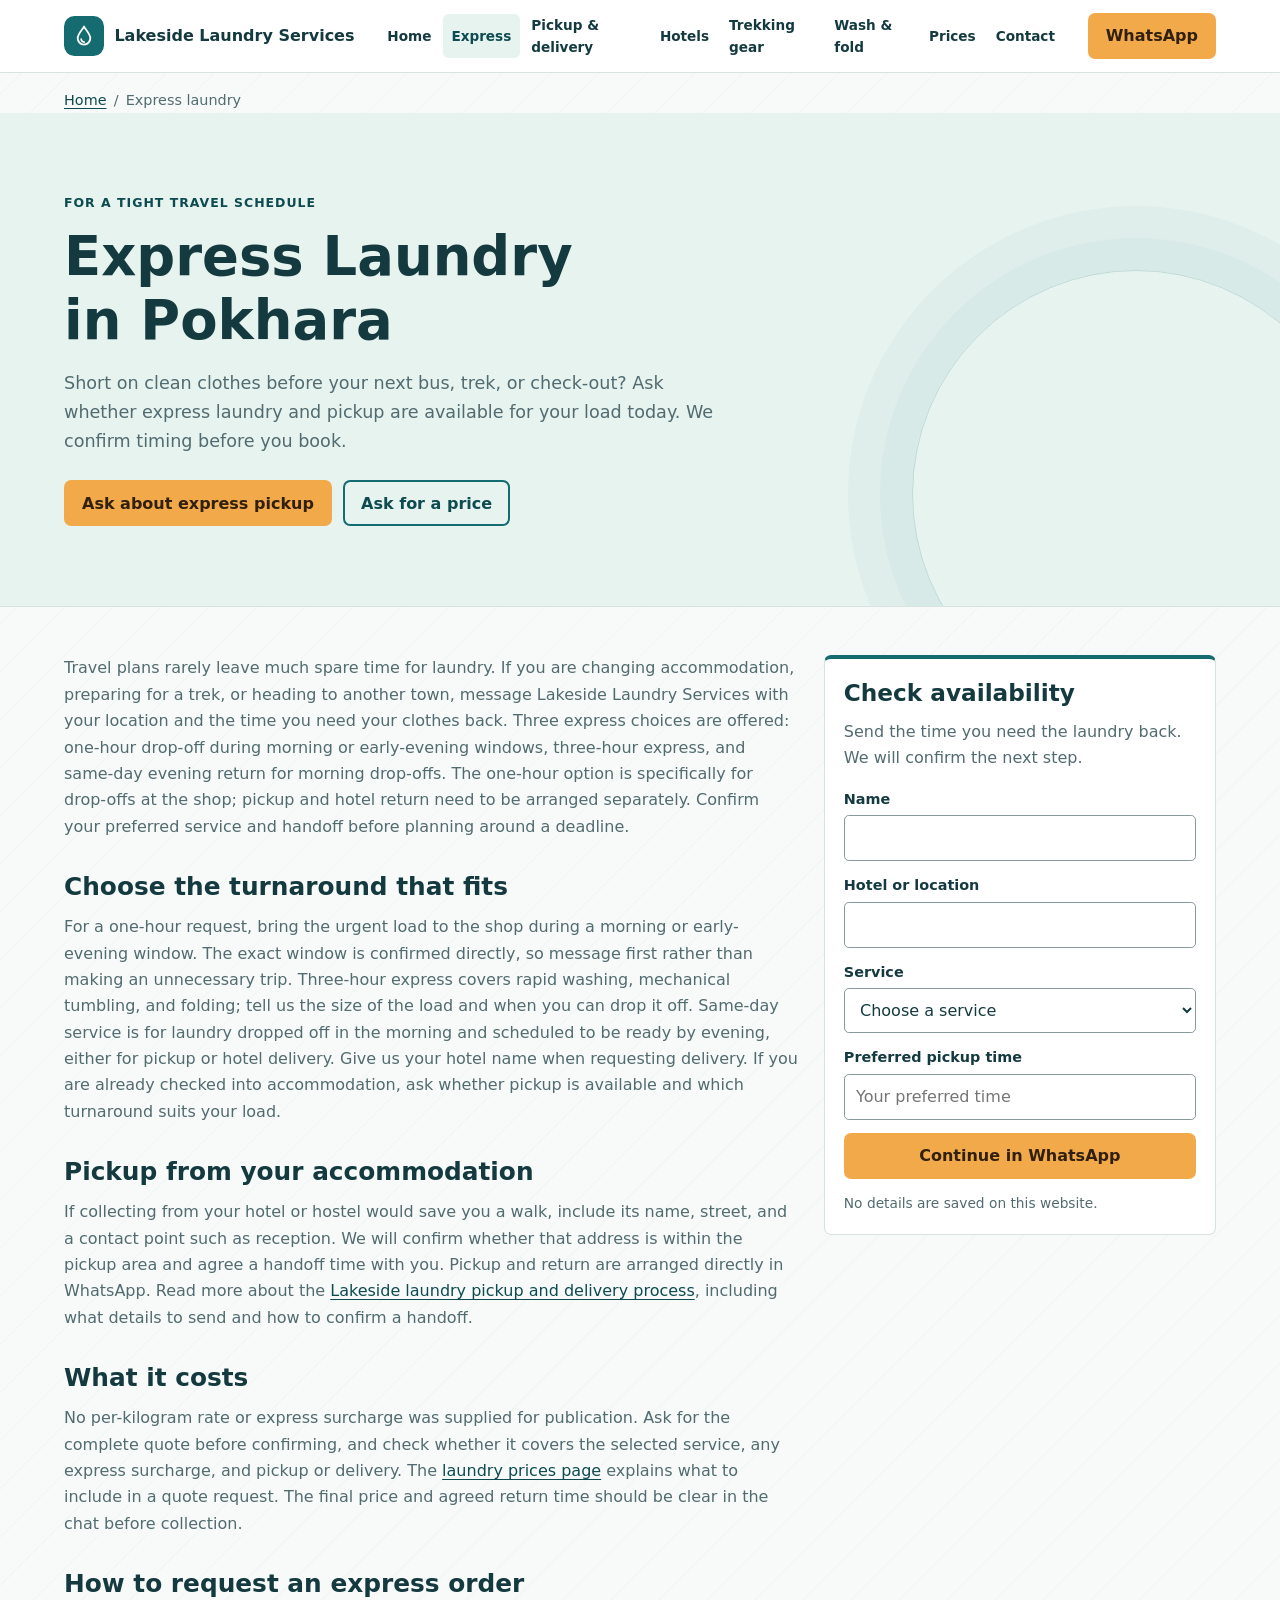
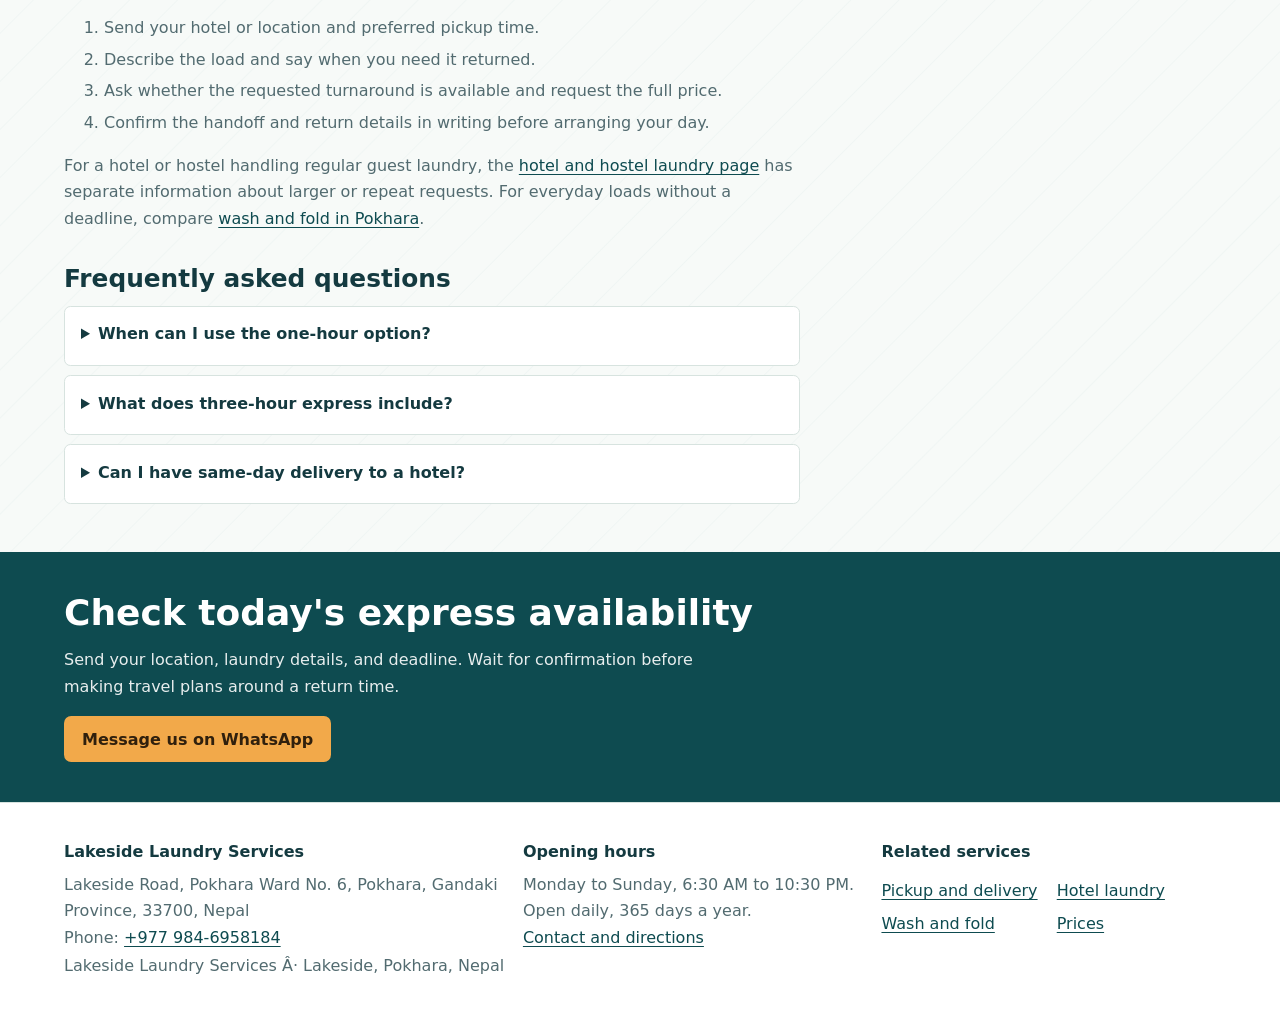
<file: express-laundry.html>
﻿<!doctype html>
<html lang="en">
<head>
  <meta charset="utf-8"><meta name="viewport" content="width=device-width, initial-scale=1"><meta name="theme-color" content="#146c70">
  <title>Express Laundry in Pokhara | Check Today's Availability</title>
  <meta name="description" content="Need express laundry in Pokhara? Ask Lakeside Laundry Services about today's pickup availability, expected turnaround, and a quote before you book.">
  <link rel="canonical" href="https://[PLACEHOLDER: your GitHub Pages or custom domain URL]/express-laundry.html"><link rel="icon" href="favicon.svg" type="image/svg+xml">
  <meta property="og:type" content="website"><meta property="og:locale" content="en_NP"><meta property="og:title" content="Express Laundry in Pokhara | Check Today's Availability"><meta property="og:description" content="Need express laundry in Pokhara? Ask about today's pickup availability, expected turnaround, and a quote before you book."><meta property="og:url" content="https://[PLACEHOLDER: your GitHub Pages or custom domain URL]/express-laundry.html"><meta name="twitter:card" content="summary"><meta name="twitter:title" content="Express Laundry in Pokhara | Check Today's Availability"><meta name="twitter:description" content="Need express laundry in Pokhara? Ask about today's pickup availability, expected turnaround, and a quote before you book.">
  <link rel="stylesheet" href="assets/css/site.css"><script defer src="assets/js/site.js"></script>
  <script type="application/ld+json">{"@context":"https://schema.org","@type":"BreadcrumbList","itemListElement":[{"@type":"ListItem","position":1,"name":"Home","item":"https://[PLACEHOLDER: your GitHub Pages or custom domain URL]/"},{"@type":"ListItem","position":2,"name":"Express laundry","item":"https://[PLACEHOLDER: your GitHub Pages or custom domain URL]/express-laundry.html"}]}</script>
  <script type="application/ld+json">{"@context":"https://schema.org","@type":"FAQPage","mainEntity":[{"@type":"Question","name":"When is one-hour service available?","acceptedAnswer":{"@type":"Answer","text":"One-hour service is for urgent loads dropped off during morning or early-evening windows. Ask us to confirm the applicable window before you travel to the shop."}},{"@type":"Question","name":"How does three-hour express work?","acceptedAnswer":{"@type":"Answer","text":"Three-hour express uses rapid washing, mechanical tumbling, and folding. Confirm that the turnaround fits your load before handover."}},{"@type":"Question","name":"Can I get same-day laundry?","acceptedAnswer":{"@type":"Answer","text":"Morning drop-offs are scheduled to be ready by evening for pickup or hotel delivery. Confirm the service and handoff details when ordering."}}]}</script>
</head>
<body>
  <a class="skip-link" href="#main">Skip to content</a><header class="site-header"><div class="header-inner"><a class="brand" href="index.html" aria-label="Lakeside Laundry Services home"><span class="brand-mark" aria-hidden="true"><svg viewBox="0 0 24 24" fill="none"><path d="M12 2.8C9.4 6.7 5.7 10.1 5.7 14.3a6.3 6.3 0 0 0 12.6 0C18.3 10.1 14.6 6.7 12 2.8Z" stroke="currentColor" stroke-width="1.8"/><path d="M9.2 15.1a3 3 0 0 0 3 3" stroke="currentColor" stroke-width="1.8" stroke-linecap="round"/></svg></span><span>Lakeside Laundry Services</span></a><button class="menu-toggle" type="button" aria-label="Toggle navigation" aria-expanded="false" aria-controls="site-navigation"><svg viewBox="0 0 24 24" fill="none" aria-hidden="true"><path d="M4 7h16M4 12h16M4 17h16" stroke="currentColor" stroke-width="2" stroke-linecap="round"/></svg></button><nav class="site-nav" id="site-navigation" aria-label="Main navigation"><a href="index.html">Home</a><a href="express-laundry.html" aria-current="page">Express</a><a href="laundry-pickup-delivery.html">Pickup &amp; delivery</a><a href="hotel-hostel-laundry.html">Hotels</a><a href="trekking-gear-cleaning.html">Trekking gear</a><a href="wash-and-fold.html">Wash &amp; fold</a><a href="prices.html">Prices</a><a href="contact.html">Contact</a></nav><a class="button button-primary header-action" data-wa-message="Hi, I'd like to ask about express laundry in Pokhara. Hotel/location: " data-track-location="header" href="https://wa.me/">WhatsApp</a></div></header>
  <main id="main"><nav class="breadcrumb content-width" aria-label="Breadcrumb"><ol><li><a href="index.html">Home</a></li><li aria-current="page">Express laundry</li></ol></nav><section class="page-hero"><div class="page-hero-inner"><p class="eyebrow">For a tight travel schedule</p><h1>Express Laundry in Pokhara</h1><p class="page-hero-copy">Short on clean clothes before your next bus, trek, or check-out? Ask whether express laundry and pickup are available for your load today. We confirm timing before you book.</p><div class="hero-actions"><a class="button button-primary" data-wa-message="Hi, I'd like to ask about express laundry pickup in Pokhara. Hotel/location: " data-track-location="express-hero" href="https://wa.me/">Ask about express pickup</a><a class="button button-secondary" href="prices.html">Ask for a price</a></div></div></section>
    <section class="section content-width split-section"><article class="article-body"><p>Travel plans rarely leave much spare time for laundry. If you are changing accommodation, preparing for a trek, or heading to another town, message Lakeside Laundry Services with your location and the time you need your clothes back. Three express choices are offered: one-hour drop-off during morning or early-evening windows, three-hour express, and same-day evening return for morning drop-offs. The one-hour option is specifically for drop-offs at the shop; pickup and hotel return need to be arranged separately. Confirm your preferred service and handoff before planning around a deadline.</p>
      <h2>Choose the turnaround that fits</h2><p>For a one-hour request, bring the urgent load to the shop during a morning or early-evening window. The exact window is confirmed directly, so message first rather than making an unnecessary trip. Three-hour express covers rapid washing, mechanical tumbling, and folding; tell us the size of the load and when you can drop it off. Same-day service is for laundry dropped off in the morning and scheduled to be ready by evening, either for pickup or hotel delivery. Give us your hotel name when requesting delivery. If you are already checked into accommodation, ask whether pickup is available and which turnaround suits your load.</p>
      <h2>Pickup from your accommodation</h2><p>If collecting from your hotel or hostel would save you a walk, include its name, street, and a contact point such as reception. We will confirm whether that address is within the pickup area and agree a handoff time with you. Pickup and return are arranged directly in WhatsApp. Read more about the <a href="laundry-pickup-delivery.html">Lakeside laundry pickup and delivery process</a>, including what details to send and how to confirm a handoff.</p>
      <h2>What it costs</h2><p>No per-kilogram rate or express surcharge was supplied for publication. Ask for the complete quote before confirming, and check whether it covers the selected service, any express surcharge, and pickup or delivery. The <a href="prices.html">laundry prices page</a> explains what to include in a quote request. The final price and agreed return time should be clear in the chat before collection.</p>
      <h2>How to request an express order</h2><ol><li>Send your hotel or location and preferred pickup time.</li><li>Describe the load and say when you need it returned.</li><li>Ask whether the requested turnaround is available and request the full price.</li><li>Confirm the handoff and return details in writing before arranging your day.</li></ol><p>For a hotel or hostel handling regular guest laundry, the <a href="hotel-hostel-laundry.html">hotel and hostel laundry page</a> has separate information about larger or repeat requests. For everyday loads without a deadline, compare <a href="wash-and-fold.html">wash and fold in Pokhara</a>.</p>
      <h2>Frequently asked questions</h2><div class="faq-list"><details><summary>When can I use the one-hour option?</summary><p>For urgent loads dropped off in the morning or early evening. Ask us to confirm the window before setting out; the one-hour option does not imply a one-hour pickup service.</p></details><details><summary>What does three-hour express include?</summary><p>Rapid washing, mechanical tumbling, and folding. Share the load details and confirm it is suitable before handing it over.</p></details><details><summary>Can I have same-day delivery to a hotel?</summary><p>Morning drop-offs can be scheduled for evening pickup or hotel delivery. Provide the accommodation and confirm the handoff when you order.</p></details></div></article>
      <aside class="order-panel"><h2>Check availability</h2><p class="muted">Send the time you need the laundry back. We will confirm the next step.</p><form class="order-form" data-track-location="express-order-helper"><div class="form-field"><label for="express-name">Name</label><input id="express-name" name="name" autocomplete="name" required></div><div class="form-field"><label for="express-location">Hotel or location</label><input id="express-location" name="location" autocomplete="street-address" required></div><div class="form-field"><label for="express-service">Service</label><select id="express-service" name="service" required><option value="">Choose a service</option><option>Express laundry</option><option>Wash and fold</option><option>Ironing</option><option>Dry cleaning</option></select></div><div class="form-field"><label for="express-time">Preferred pickup time</label><input id="express-time" name="pickup_time" placeholder="Your preferred time" required></div><button class="button button-primary" type="submit" data-wa-message="Hi, I'd like to ask about express laundry pickup in Pokhara.">Continue in WhatsApp</button><p class="form-note">No details are saved on this website.</p></form></aside>
    </section><section class="cta-band"><div class="content-width"><h2>Check today's express availability</h2><p>Send your location, laundry details, and deadline. Wait for confirmation before making travel plans around a return time.</p><a class="button button-primary" data-wa-message="Hi, I'd like to check express laundry availability. Hotel/location: My preferred pickup time is: I need the laundry back by: " data-track-location="express-final-cta" href="https://wa.me/">Message us on WhatsApp</a></div></section>
  </main><footer class="site-footer"><div class="footer-inner footer-grid"><div><h2>Lakeside Laundry Services</h2><address>Lakeside Road, Pokhara Ward No. 6, Pokhara, Gandaki Province, 33700, Nepal</address><p>Phone: <a href="tel:+9779846958184" data-track-location="footer">+977 984-6958184</a></p></div><div><h2>Opening hours</h2><p>Monday to Sunday, 6:30 AM to 10:30 PM. Open daily, 365 days a year.</p><p><a href="contact.html">Contact and directions</a></p></div><nav aria-label="Footer navigation"><h2>Related services</h2><ul class="footer-links"><li><a href="laundry-pickup-delivery.html">Pickup and delivery</a></li><li><a href="hotel-hostel-laundry.html">Hotel laundry</a></li><li><a href="wash-and-fold.html">Wash and fold</a></li><li><a href="prices.html">Prices</a></li></ul></nav></div><div class="footer-inner"><p class="muted">Lakeside Laundry Services Â· Lakeside, Pokhara, Nepal</p></div></footer><div class="mobile-bar" aria-label="Quick contact"><a class="button button-primary" data-wa-message="Hi, I'd like to ask about express laundry in Pokhara. Hotel/location: " data-track-location="mobile-sticky" href="https://wa.me/">WhatsApp Order</a><a class="button button-secondary" href="tel:+9779846958184" data-track-location="mobile-sticky">Call</a></div>
</body></html>
</file>
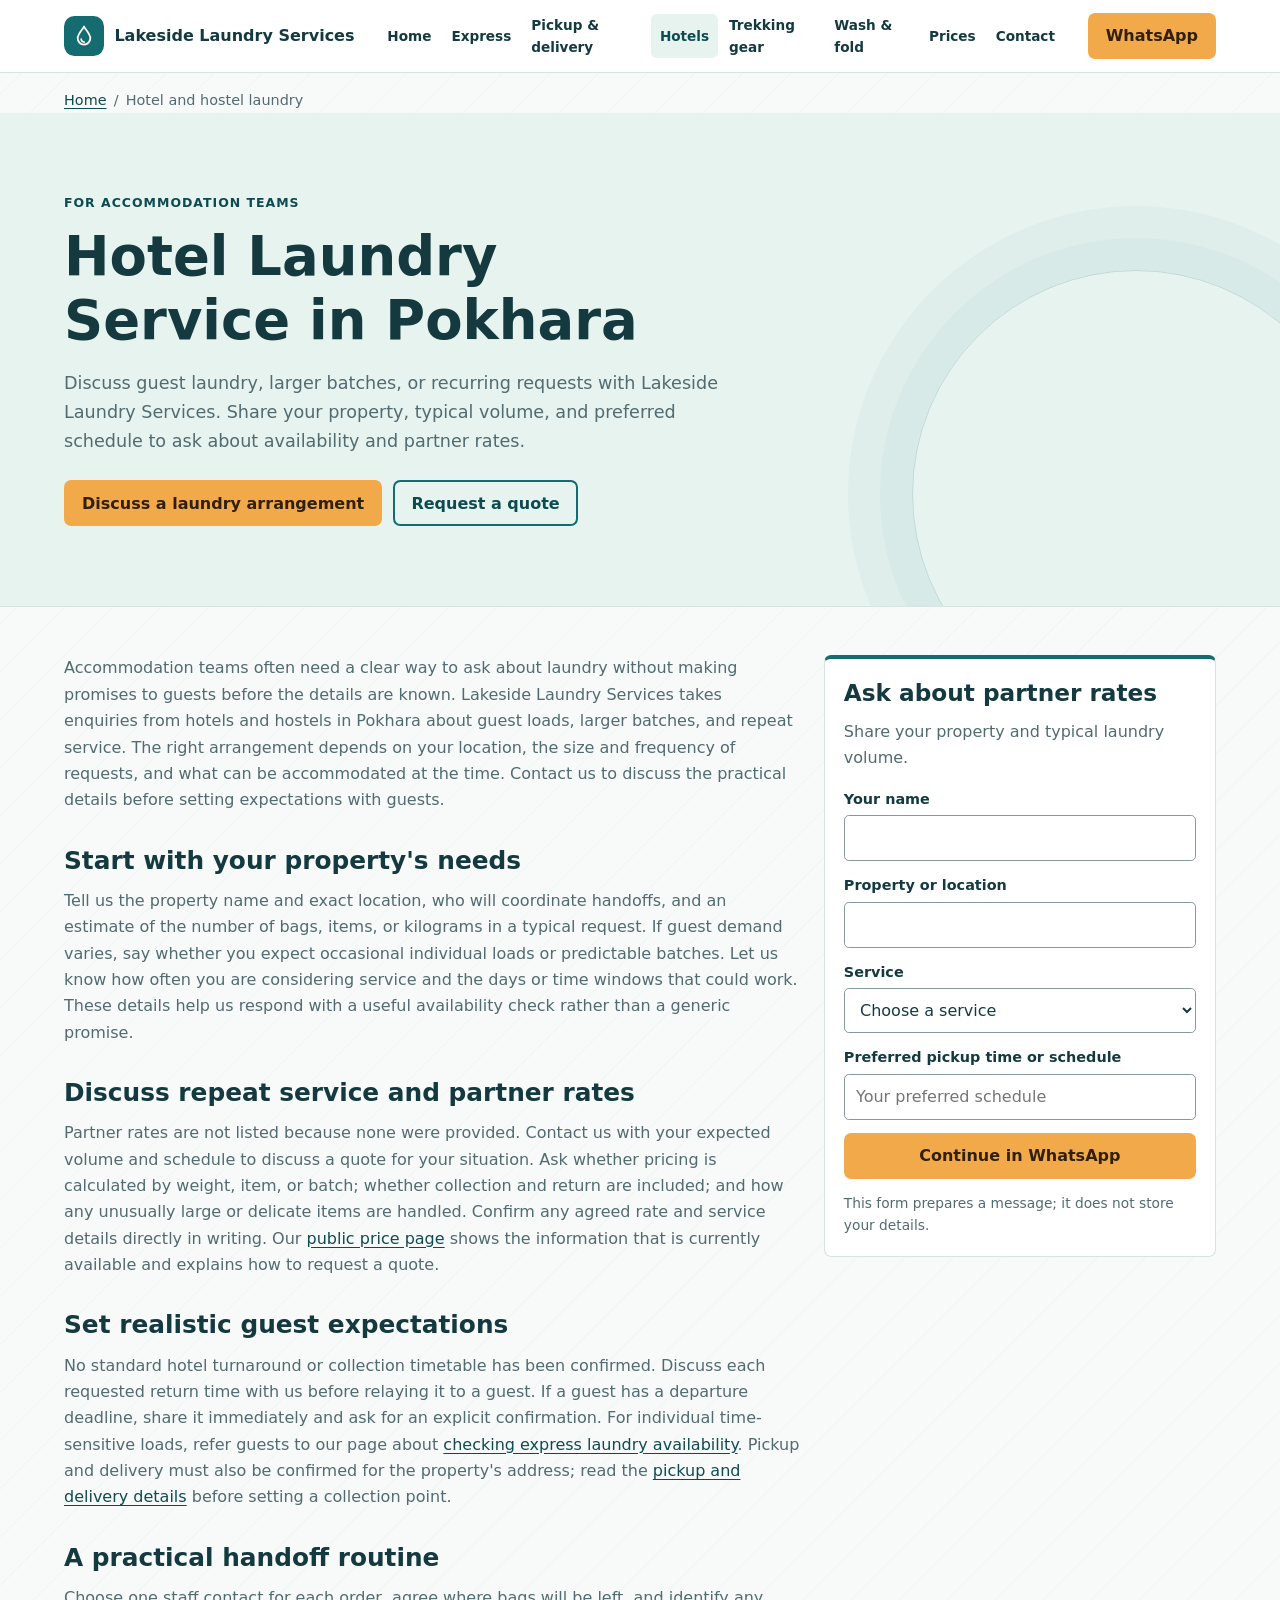
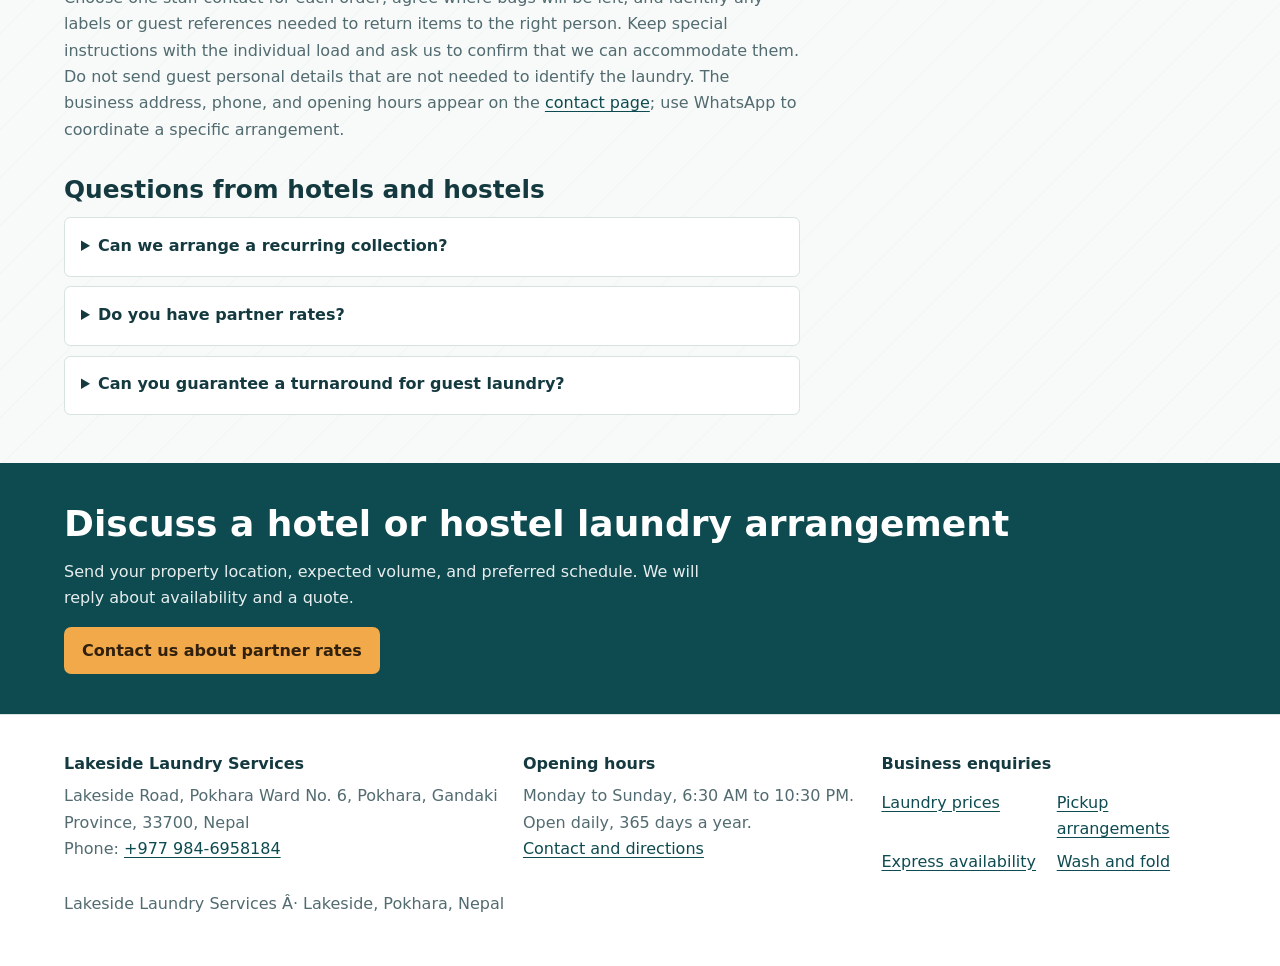
<file: hotel-hostel-laundry.html>
﻿<!doctype html>
<html lang="en">
<head>
  <meta charset="utf-8"><meta name="viewport" content="width=device-width, initial-scale=1"><meta name="theme-color" content="#146c70">
  <title>Hotel Laundry Service in Pokhara | Lakeside Laundry</title>
  <meta name="description" content="Ask about hotel laundry service in Pokhara for guest loads, larger batches, or repeat requests. Contact Lakeside Laundry Services for partner rates.">
  <link rel="canonical" href="https://[PLACEHOLDER: your GitHub Pages or custom domain URL]/hotel-hostel-laundry.html"><link rel="icon" href="favicon.svg" type="image/svg+xml">
  <meta property="og:type" content="website"><meta property="og:locale" content="en_NP"><meta property="og:title" content="Hotel Laundry Service in Pokhara | Lakeside Laundry"><meta property="og:description" content="Ask about guest loads, larger batches, or repeat hotel laundry requests in Pokhara. Contact us for partner rates."><meta property="og:url" content="https://[PLACEHOLDER: your GitHub Pages or custom domain URL]/hotel-hostel-laundry.html"><meta name="twitter:card" content="summary"><meta name="twitter:title" content="Hotel Laundry Service in Pokhara | Lakeside Laundry"><meta name="twitter:description" content="Ask about guest loads, larger batches, or repeat laundry requests in Pokhara.">
  <link rel="stylesheet" href="assets/css/site.css"><script defer src="assets/js/site.js"></script>
  <script type="application/ld+json">{"@context":"https://schema.org","@type":"BreadcrumbList","itemListElement":[{"@type":"ListItem","position":1,"name":"Home","item":"https://[PLACEHOLDER: your GitHub Pages or custom domain URL]/"},{"@type":"ListItem","position":2,"name":"Hotel and hostel laundry","item":"https://[PLACEHOLDER: your GitHub Pages or custom domain URL]/hotel-hostel-laundry.html"}]}</script>
  <script type="application/ld+json">{"@context":"https://schema.org","@type":"FAQPage","mainEntity":[{"@type":"Question","name":"Do you offer partner rates for hotels and hostels?","acceptedAnswer":{"@type":"Answer","text":"Partner rates have not been published. Contact us with your typical load and how often you need service to discuss a quote."}},{"@type":"Question","name":"Can you collect recurring guest laundry?","acceptedAnswer":{"@type":"Answer","text":"Send your location, approximate volume, and preferred schedule. We will confirm whether the arrangement is available."}},{"@type":"Question","name":"What turnaround can accommodation businesses expect?","acceptedAnswer":{"@type":"Answer","text":"No standard turnaround has been confirmed. Discuss the timing for each request with us before promising a return time to a guest."}}]}</script>
</head>
<body>
  <a class="skip-link" href="#main">Skip to content</a><header class="site-header"><div class="header-inner"><a class="brand" href="index.html" aria-label="Lakeside Laundry Services home"><span class="brand-mark" aria-hidden="true"><svg viewBox="0 0 24 24" fill="none"><path d="M12 2.8C9.4 6.7 5.7 10.1 5.7 14.3a6.3 6.3 0 0 0 12.6 0C18.3 10.1 14.6 6.7 12 2.8Z" stroke="currentColor" stroke-width="1.8"/><path d="M9.2 15.1a3 3 0 0 0 3 3" stroke="currentColor" stroke-width="1.8" stroke-linecap="round"/></svg></span><span>Lakeside Laundry Services</span></a><button class="menu-toggle" type="button" aria-label="Toggle navigation" aria-expanded="false" aria-controls="site-navigation"><svg viewBox="0 0 24 24" fill="none" aria-hidden="true"><path d="M4 7h16M4 12h16M4 17h16" stroke="currentColor" stroke-width="2" stroke-linecap="round"/></svg></button><nav class="site-nav" id="site-navigation" aria-label="Main navigation"><a href="index.html">Home</a><a href="express-laundry.html">Express</a><a href="laundry-pickup-delivery.html">Pickup &amp; delivery</a><a href="hotel-hostel-laundry.html" aria-current="page">Hotels</a><a href="trekking-gear-cleaning.html">Trekking gear</a><a href="wash-and-fold.html">Wash &amp; fold</a><a href="prices.html">Prices</a><a href="contact.html">Contact</a></nav><a class="button button-primary header-action" data-wa-message="Hi, I represent a hotel or hostel in Pokhara and would like to ask about laundry service. Property/location: " data-track-location="header" href="https://wa.me/">WhatsApp</a></div></header>
  <main id="main"><nav class="breadcrumb content-width" aria-label="Breadcrumb"><ol><li><a href="index.html">Home</a></li><li aria-current="page">Hotel and hostel laundry</li></ol></nav><section class="page-hero"><div class="page-hero-inner"><p class="eyebrow">For accommodation teams</p><h1>Hotel Laundry Service in Pokhara</h1><p class="page-hero-copy">Discuss guest laundry, larger batches, or recurring requests with Lakeside Laundry Services. Share your property, typical volume, and preferred schedule to ask about availability and partner rates.</p><div class="hero-actions"><a class="button button-primary" data-wa-message="Hi, I represent a hotel or hostel in Pokhara and would like to discuss laundry service. Property/location: " data-track-location="hotel-hero" href="https://wa.me/">Discuss a laundry arrangement</a><a class="button button-secondary" href="prices.html">Request a quote</a></div></div></section>
    <section class="section content-width split-section"><article class="article-body"><p>Accommodation teams often need a clear way to ask about laundry without making promises to guests before the details are known. Lakeside Laundry Services takes enquiries from hotels and hostels in Pokhara about guest loads, larger batches, and repeat service. The right arrangement depends on your location, the size and frequency of requests, and what can be accommodated at the time. Contact us to discuss the practical details before setting expectations with guests.</p>
      <h2>Start with your property's needs</h2><p>Tell us the property name and exact location, who will coordinate handoffs, and an estimate of the number of bags, items, or kilograms in a typical request. If guest demand varies, say whether you expect occasional individual loads or predictable batches. Let us know how often you are considering service and the days or time windows that could work. These details help us respond with a useful availability check rather than a generic promise.</p>
      <h2>Discuss repeat service and partner rates</h2><p>Partner rates are not listed because none were provided. Contact us with your expected volume and schedule to discuss a quote for your situation. Ask whether pricing is calculated by weight, item, or batch; whether collection and return are included; and how any unusually large or delicate items are handled. Confirm any agreed rate and service details directly in writing. Our <a href="prices.html">public price page</a> shows the information that is currently available and explains how to request a quote.</p>
      <h2>Set realistic guest expectations</h2><p>No standard hotel turnaround or collection timetable has been confirmed. Discuss each requested return time with us before relaying it to a guest. If a guest has a departure deadline, share it immediately and ask for an explicit confirmation. For individual time-sensitive loads, refer guests to our page about <a href="express-laundry.html">checking express laundry availability</a>. Pickup and delivery must also be confirmed for the property's address; read the <a href="laundry-pickup-delivery.html">pickup and delivery details</a> before setting a collection point.</p>
      <h2>A practical handoff routine</h2><p>Choose one staff contact for each order, agree where bags will be left, and identify any labels or guest references needed to return items to the right person. Keep special instructions with the individual load and ask us to confirm that we can accommodate them. Do not send guest personal details that are not needed to identify the laundry. The business address, phone, and opening hours appear on the <a href="contact.html">contact page</a>; use WhatsApp to coordinate a specific arrangement.</p>
      <h2>Questions from hotels and hostels</h2><div class="faq-list"><details><summary>Can we arrange a recurring collection?</summary><p>Send the address, likely volume, and requested schedule. We will discuss whether that arrangement is available before you announce it to guests.</p></details><details><summary>Do you have partner rates?</summary><p>Contact us for a quote based on your expected volume and frequency. No partner prices are published yet.</p></details><details><summary>Can you guarantee a turnaround for guest laundry?</summary><p>No standard turnaround is confirmed. Ask us to confirm each deadline before committing it to a guest.</p></details></div></article>
      <aside class="order-panel"><h2>Ask about partner rates</h2><p class="muted">Share your property and typical laundry volume.</p><form class="order-form" data-track-location="hotel-order-helper"><div class="form-field"><label for="hotel-name">Your name</label><input id="hotel-name" name="name" autocomplete="name" required></div><div class="form-field"><label for="hotel-location">Property or location</label><input id="hotel-location" name="location" autocomplete="organization" required></div><div class="form-field"><label for="hotel-service">Service</label><select id="hotel-service" name="service" required><option value="">Choose a service</option><option>Guest laundry</option><option>Repeat laundry service</option><option>Large batch laundry</option><option>Wash and fold</option><option>Ironing</option><option>Dry cleaning</option></select></div><div class="form-field"><label for="hotel-time">Preferred pickup time or schedule</label><input id="hotel-time" name="pickup_time" placeholder="Your preferred schedule" required></div><button class="button button-primary" type="submit" data-wa-message="Hi, I'd like to discuss hotel or hostel laundry service and partner rates.">Continue in WhatsApp</button><p class="form-note">This form prepares a message; it does not store your details.</p></form></aside>
    </section><section class="cta-band"><div class="content-width"><h2>Discuss a hotel or hostel laundry arrangement</h2><p>Send your property location, expected volume, and preferred schedule. We will reply about availability and a quote.</p><a class="button button-primary" data-wa-message="Hi, I represent a hotel or hostel in Pokhara and would like to discuss repeat laundry and partner rates. Property/location: Typical volume: Preferred schedule: " data-track-location="hotel-final-cta" href="https://wa.me/">Contact us about partner rates</a></div></section>
  </main><footer class="site-footer"><div class="footer-inner footer-grid"><div><h2>Lakeside Laundry Services</h2><address>Lakeside Road, Pokhara Ward No. 6, Pokhara, Gandaki Province, 33700, Nepal</address><p>Phone: <a href="tel:+9779846958184" data-track-location="footer">+977 984-6958184</a></p></div><div><h2>Opening hours</h2><p>Monday to Sunday, 6:30 AM to 10:30 PM. Open daily, 365 days a year.</p><p><a href="contact.html">Contact and directions</a></p></div><nav aria-label="Footer navigation"><h2>Business enquiries</h2><ul class="footer-links"><li><a href="prices.html">Laundry prices</a></li><li><a href="laundry-pickup-delivery.html">Pickup arrangements</a></li><li><a href="express-laundry.html">Express availability</a></li><li><a href="wash-and-fold.html">Wash and fold</a></li></ul></nav></div><div class="footer-inner"><p class="muted">Lakeside Laundry Services Â· Lakeside, Pokhara, Nepal</p></div></footer><div class="mobile-bar" aria-label="Quick contact"><a class="button button-primary" data-wa-message="Hi, I represent a hotel or hostel in Pokhara and would like to discuss laundry service. Property/location: " data-track-location="mobile-sticky" href="https://wa.me/">WhatsApp Order</a><a class="button button-secondary" href="tel:+9779846958184" data-track-location="mobile-sticky">Call</a></div>
</body></html>
</file>
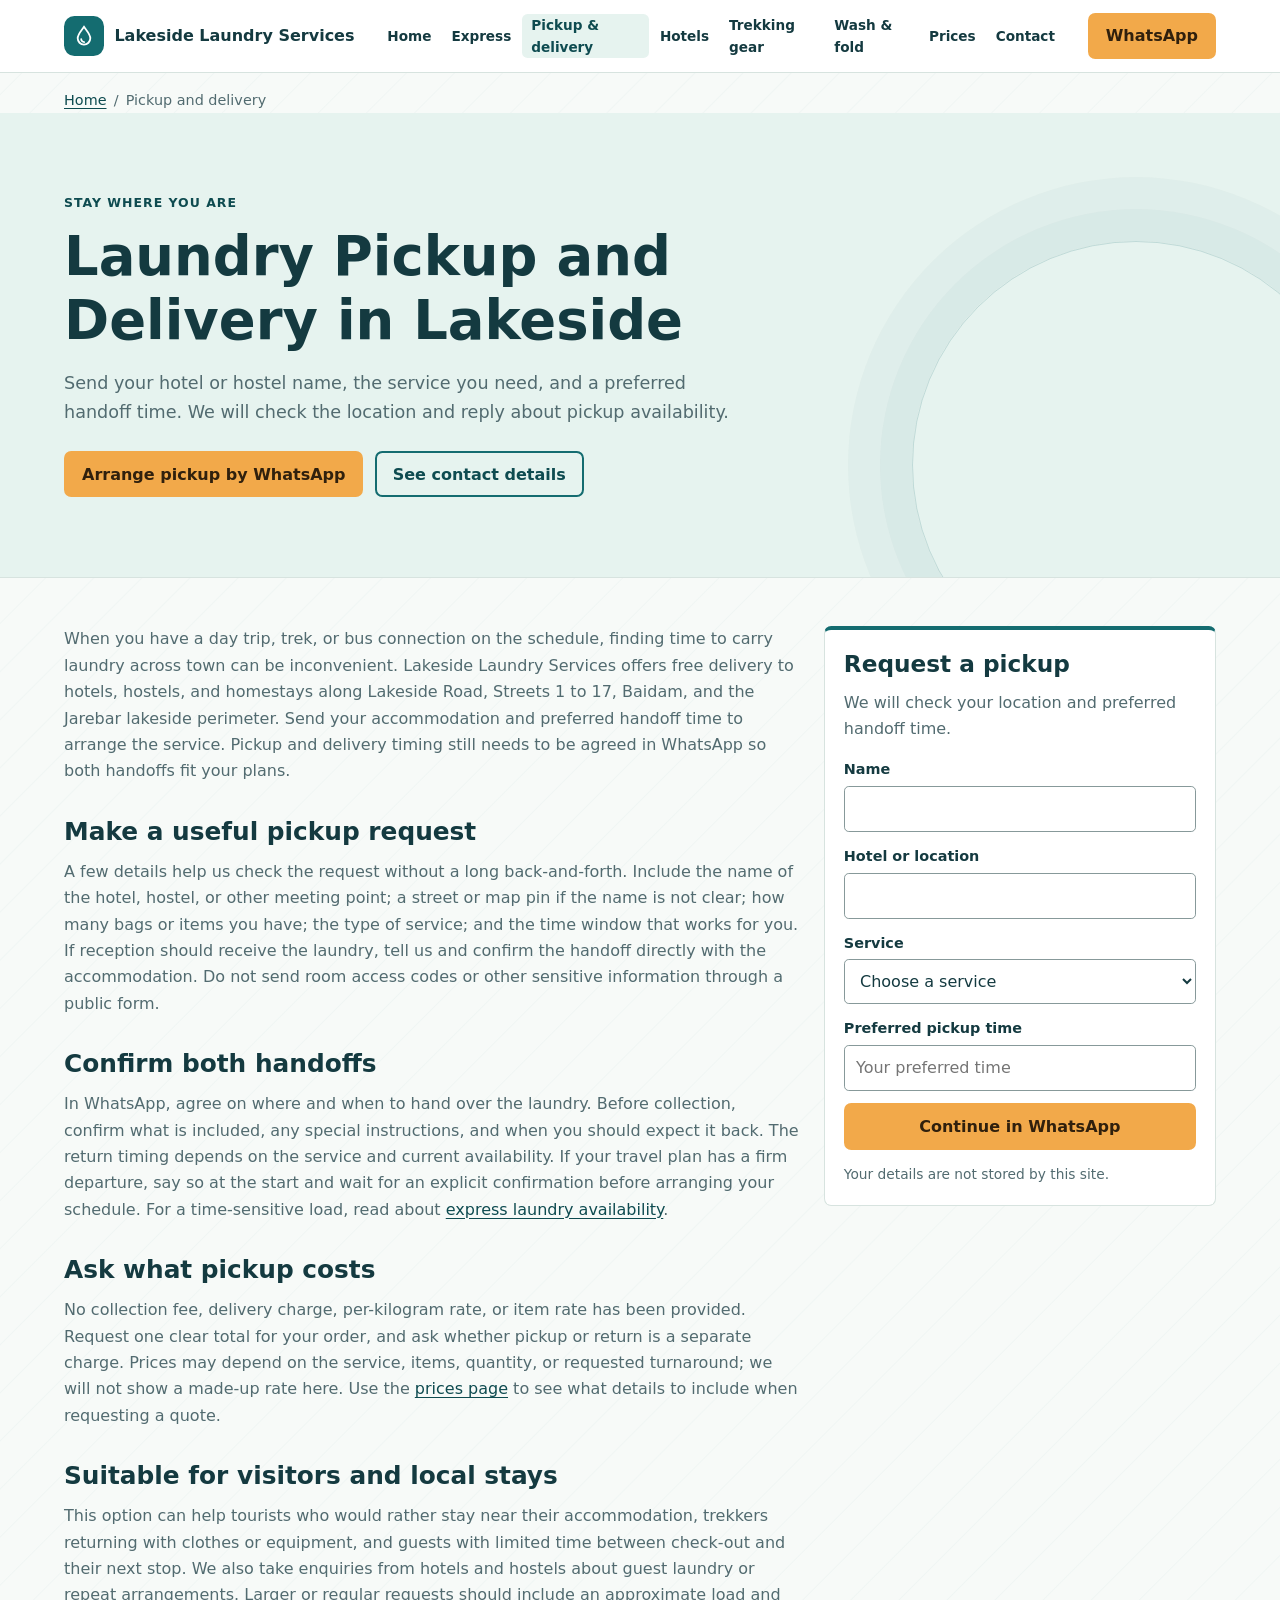
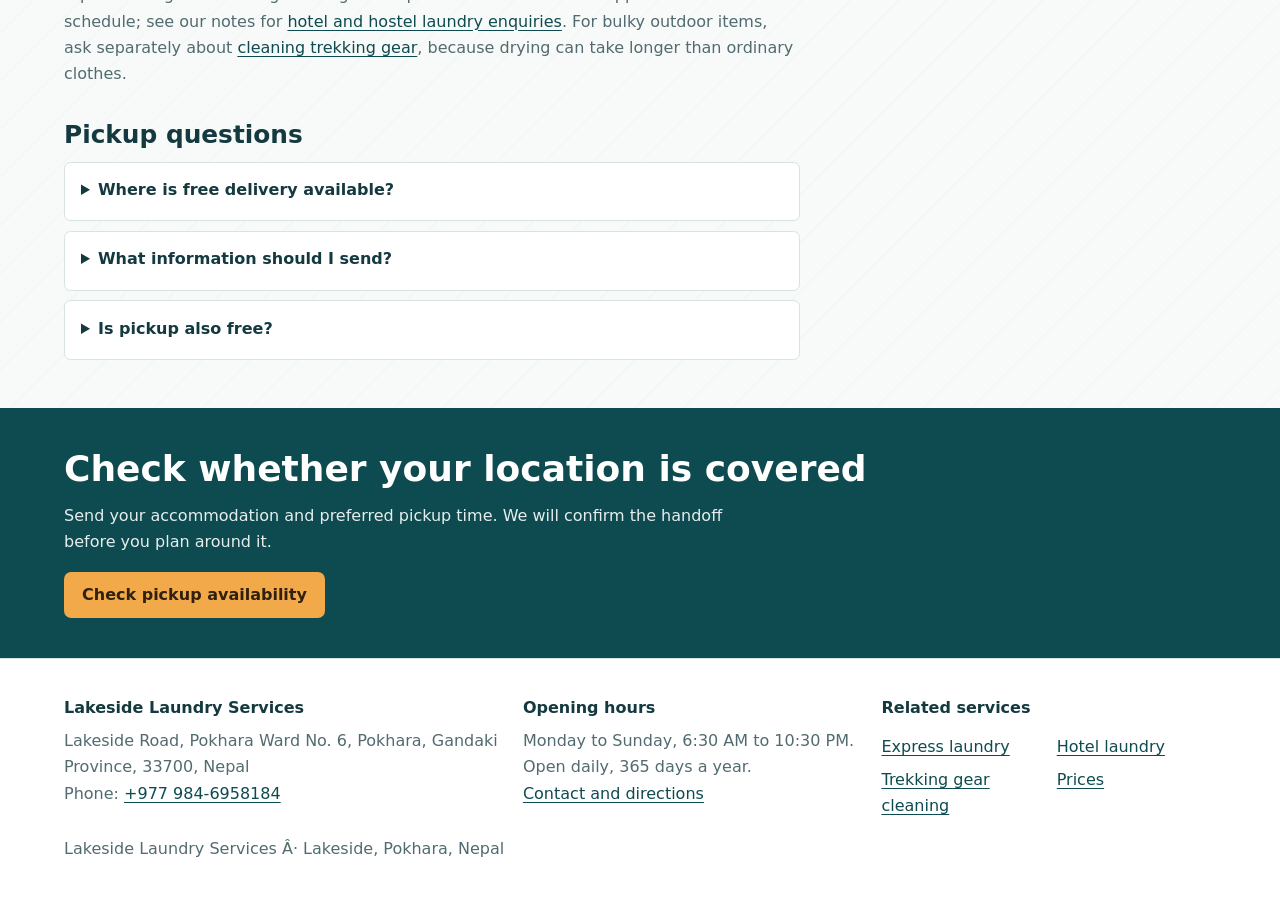
<file: laundry-pickup-delivery.html>
﻿<!doctype html>
<html lang="en">
<head>
  <meta charset="utf-8"><meta name="viewport" content="width=device-width, initial-scale=1"><meta name="theme-color" content="#146c70">
  <title>Laundry Pickup and Delivery in Lakeside, Pokhara Today</title>
  <meta name="description" content="Arrange laundry pickup and delivery in Lakeside. Share your hotel, load, preferred time, and service to confirm availability and request a quote.">
  <link rel="canonical" href="https://[PLACEHOLDER: your GitHub Pages or custom domain URL]/laundry-pickup-delivery.html"><link rel="icon" href="favicon.svg" type="image/svg+xml">
  <meta property="og:type" content="website"><meta property="og:locale" content="en_NP"><meta property="og:title" content="Laundry Pickup and Delivery in Lakeside, Pokhara Today"><meta property="og:description" content="Share your hotel, load, preferred time, and service to confirm Lakeside pickup availability and request a quote."><meta property="og:url" content="https://[PLACEHOLDER: your GitHub Pages or custom domain URL]/laundry-pickup-delivery.html"><meta name="twitter:card" content="summary"><meta name="twitter:title" content="Laundry Pickup and Delivery in Lakeside, Pokhara Today"><meta name="twitter:description" content="Share your hotel, load, preferred time, and service to confirm Lakeside pickup availability and request a quote.">
  <link rel="stylesheet" href="assets/css/site.css"><script defer src="assets/js/site.js"></script>
  <script type="application/ld+json">{"@context":"https://schema.org","@type":"BreadcrumbList","itemListElement":[{"@type":"ListItem","position":1,"name":"Home","item":"https://[PLACEHOLDER: your GitHub Pages or custom domain URL]/"},{"@type":"ListItem","position":2,"name":"Laundry pickup and delivery","item":"https://[PLACEHOLDER: your GitHub Pages or custom domain URL]/laundry-pickup-delivery.html"}]}</script>
  <script type="application/ld+json">{"@context":"https://schema.org","@type":"FAQPage","mainEntity":[{"@type":"Question","name":"Which Lakeside streets and hotels do you serve?","acceptedAnswer":{"@type":"Answer","text":"The confirmed pickup area has not been provided. Send us your hotel or street so we can check the exact location before arranging a handoff."}},{"@type":"Question","name":"What should I include in a pickup request?","acceptedAnswer":{"@type":"Answer","text":"Share your name, hotel or location, laundry service, load or items, preferred pickup time, and when you need the return."}},{"@type":"Question","name":"Is pickup included in the laundry price?","acceptedAnswer":{"@type":"Answer","text":"Pickup and delivery pricing has not been provided. Ask for the complete quote, including collection and return, before confirming."}}]}</script>
</head>
<body>
  <a class="skip-link" href="#main">Skip to content</a><header class="site-header"><div class="header-inner"><a class="brand" href="index.html" aria-label="Lakeside Laundry Services home"><span class="brand-mark" aria-hidden="true"><svg viewBox="0 0 24 24" fill="none"><path d="M12 2.8C9.4 6.7 5.7 10.1 5.7 14.3a6.3 6.3 0 0 0 12.6 0C18.3 10.1 14.6 6.7 12 2.8Z" stroke="currentColor" stroke-width="1.8"/><path d="M9.2 15.1a3 3 0 0 0 3 3" stroke="currentColor" stroke-width="1.8" stroke-linecap="round"/></svg></span><span>Lakeside Laundry Services</span></a><button class="menu-toggle" type="button" aria-label="Toggle navigation" aria-expanded="false" aria-controls="site-navigation"><svg viewBox="0 0 24 24" fill="none" aria-hidden="true"><path d="M4 7h16M4 12h16M4 17h16" stroke="currentColor" stroke-width="2" stroke-linecap="round"/></svg></button><nav class="site-nav" id="site-navigation" aria-label="Main navigation"><a href="index.html">Home</a><a href="express-laundry.html">Express</a><a href="laundry-pickup-delivery.html" aria-current="page">Pickup &amp; delivery</a><a href="hotel-hostel-laundry.html">Hotels</a><a href="trekking-gear-cleaning.html">Trekking gear</a><a href="wash-and-fold.html">Wash &amp; fold</a><a href="prices.html">Prices</a><a href="contact.html">Contact</a></nav><a class="button button-primary header-action" data-wa-message="Hi, I'd like to ask about laundry pickup and delivery in Lakeside. Hotel/location: " data-track-location="header" href="https://wa.me/">WhatsApp</a></div></header>
  <main id="main"><nav class="breadcrumb content-width" aria-label="Breadcrumb"><ol><li><a href="index.html">Home</a></li><li aria-current="page">Pickup and delivery</li></ol></nav><section class="page-hero"><div class="page-hero-inner"><p class="eyebrow">Stay where you are</p><h1>Laundry Pickup and Delivery in Lakeside</h1><p class="page-hero-copy">Send your hotel or hostel name, the service you need, and a preferred handoff time. We will check the location and reply about pickup availability.</p><div class="hero-actions"><a class="button button-primary" data-wa-message="Hi, I'd like to arrange laundry pickup and delivery in Lakeside. Hotel/location: " data-track-location="pickup-hero" href="https://wa.me/">Arrange pickup by WhatsApp</a><a class="button button-secondary" href="contact.html">See contact details</a></div></div></section>
    <section class="section content-width split-section"><article class="article-body"><p>When you have a day trip, trek, or bus connection on the schedule, finding time to carry laundry across town can be inconvenient. Lakeside Laundry Services offers free delivery to hotels, hostels, and homestays along Lakeside Road, Streets 1 to 17, Baidam, and the Jarebar lakeside perimeter. Send your accommodation and preferred handoff time to arrange the service. Pickup and delivery timing still needs to be agreed in WhatsApp so both handoffs fit your plans.</p>
      <h2>Make a useful pickup request</h2><p>A few details help us check the request without a long back-and-forth. Include the name of the hotel, hostel, or other meeting point; a street or map pin if the name is not clear; how many bags or items you have; the type of service; and the time window that works for you. If reception should receive the laundry, tell us and confirm the handoff directly with the accommodation. Do not send room access codes or other sensitive information through a public form.</p>
      <h2>Confirm both handoffs</h2><p>In WhatsApp, agree on where and when to hand over the laundry. Before collection, confirm what is included, any special instructions, and when you should expect it back. The return timing depends on the service and current availability. If your travel plan has a firm departure, say so at the start and wait for an explicit confirmation before arranging your schedule. For a time-sensitive load, read about <a href="express-laundry.html">express laundry availability</a>.</p>
      <h2>Ask what pickup costs</h2><p>No collection fee, delivery charge, per-kilogram rate, or item rate has been provided. Request one clear total for your order, and ask whether pickup or return is a separate charge. Prices may depend on the service, items, quantity, or requested turnaround; we will not show a made-up rate here. Use the <a href="prices.html">prices page</a> to see what details to include when requesting a quote.</p>
      <h2>Suitable for visitors and local stays</h2><p>This option can help tourists who would rather stay near their accommodation, trekkers returning with clothes or equipment, and guests with limited time between check-out and their next stop. We also take enquiries from hotels and hostels about guest laundry or repeat arrangements. Larger or regular requests should include an approximate load and schedule; see our notes for <a href="hotel-hostel-laundry.html">hotel and hostel laundry enquiries</a>. For bulky outdoor items, ask separately about <a href="trekking-gear-cleaning.html">cleaning trekking gear</a>, because drying can take longer than ordinary clothes.</p>
      <h2>Pickup questions</h2><div class="faq-list"><details><summary>Where is free delivery available?</summary><p>Free delivery covers hotels, hostels, and homestays along Lakeside Road, Streets 1 to 17, Baidam, and the Jarebar lakeside perimeter.</p></details><details><summary>What information should I send?</summary><p>Your name, accommodation, preferred pickup time, requested service, item or load details, and when you need the return.</p></details><details><summary>Is pickup also free?</summary><p>The confirmed offer is free delivery in the listed areas. Ask us to confirm any pickup charge when arranging collection.</p></details></div></article>
      <aside class="order-panel"><h2>Request a pickup</h2><p class="muted">We will check your location and preferred handoff time.</p><form class="order-form" data-track-location="pickup-order-helper"><div class="form-field"><label for="pickup-name">Name</label><input id="pickup-name" name="name" autocomplete="name" required></div><div class="form-field"><label for="pickup-location">Hotel or location</label><input id="pickup-location" name="location" autocomplete="street-address" required></div><div class="form-field"><label for="pickup-service">Service</label><select id="pickup-service" name="service" required><option value="">Choose a service</option><option>Express laundry</option><option>Wash and fold</option><option>Ironing</option><option>Dry cleaning</option><option>Trekking gear cleaning</option><option>Hotel or hostel laundry</option></select></div><div class="form-field"><label for="pickup-time">Preferred pickup time</label><input id="pickup-time" name="pickup_time" placeholder="Your preferred time" required></div><button class="button button-primary" type="submit" data-wa-message="Hi, I'd like to arrange a laundry pickup and delivery in Lakeside.">Continue in WhatsApp</button><p class="form-note">Your details are not stored by this site.</p></form></aside>
    </section><section class="cta-band"><div class="content-width"><h2>Check whether your location is covered</h2><p>Send your accommodation and preferred pickup time. We will confirm the handoff before you plan around it.</p><a class="button button-primary" data-wa-message="Hi, can you confirm laundry pickup availability at my hotel/location in Lakeside? It is: " data-track-location="pickup-final-cta" href="https://wa.me/">Check pickup availability</a></div></section>
  </main><footer class="site-footer"><div class="footer-inner footer-grid"><div><h2>Lakeside Laundry Services</h2><address>Lakeside Road, Pokhara Ward No. 6, Pokhara, Gandaki Province, 33700, Nepal</address><p>Phone: <a href="tel:+9779846958184" data-track-location="footer">+977 984-6958184</a></p></div><div><h2>Opening hours</h2><p>Monday to Sunday, 6:30 AM to 10:30 PM. Open daily, 365 days a year.</p><p><a href="contact.html">Contact and directions</a></p></div><nav aria-label="Footer navigation"><h2>Related services</h2><ul class="footer-links"><li><a href="express-laundry.html">Express laundry</a></li><li><a href="hotel-hostel-laundry.html">Hotel laundry</a></li><li><a href="trekking-gear-cleaning.html">Trekking gear cleaning</a></li><li><a href="prices.html">Prices</a></li></ul></nav></div><div class="footer-inner"><p class="muted">Lakeside Laundry Services Â· Lakeside, Pokhara, Nepal</p></div></footer><div class="mobile-bar" aria-label="Quick contact"><a class="button button-primary" data-wa-message="Hi, I'd like to ask about laundry pickup and delivery in Lakeside. Hotel/location: " data-track-location="mobile-sticky" href="https://wa.me/">WhatsApp Order</a><a class="button button-secondary" href="tel:+9779846958184" data-track-location="mobile-sticky">Call</a></div>
</body></html>
</file>
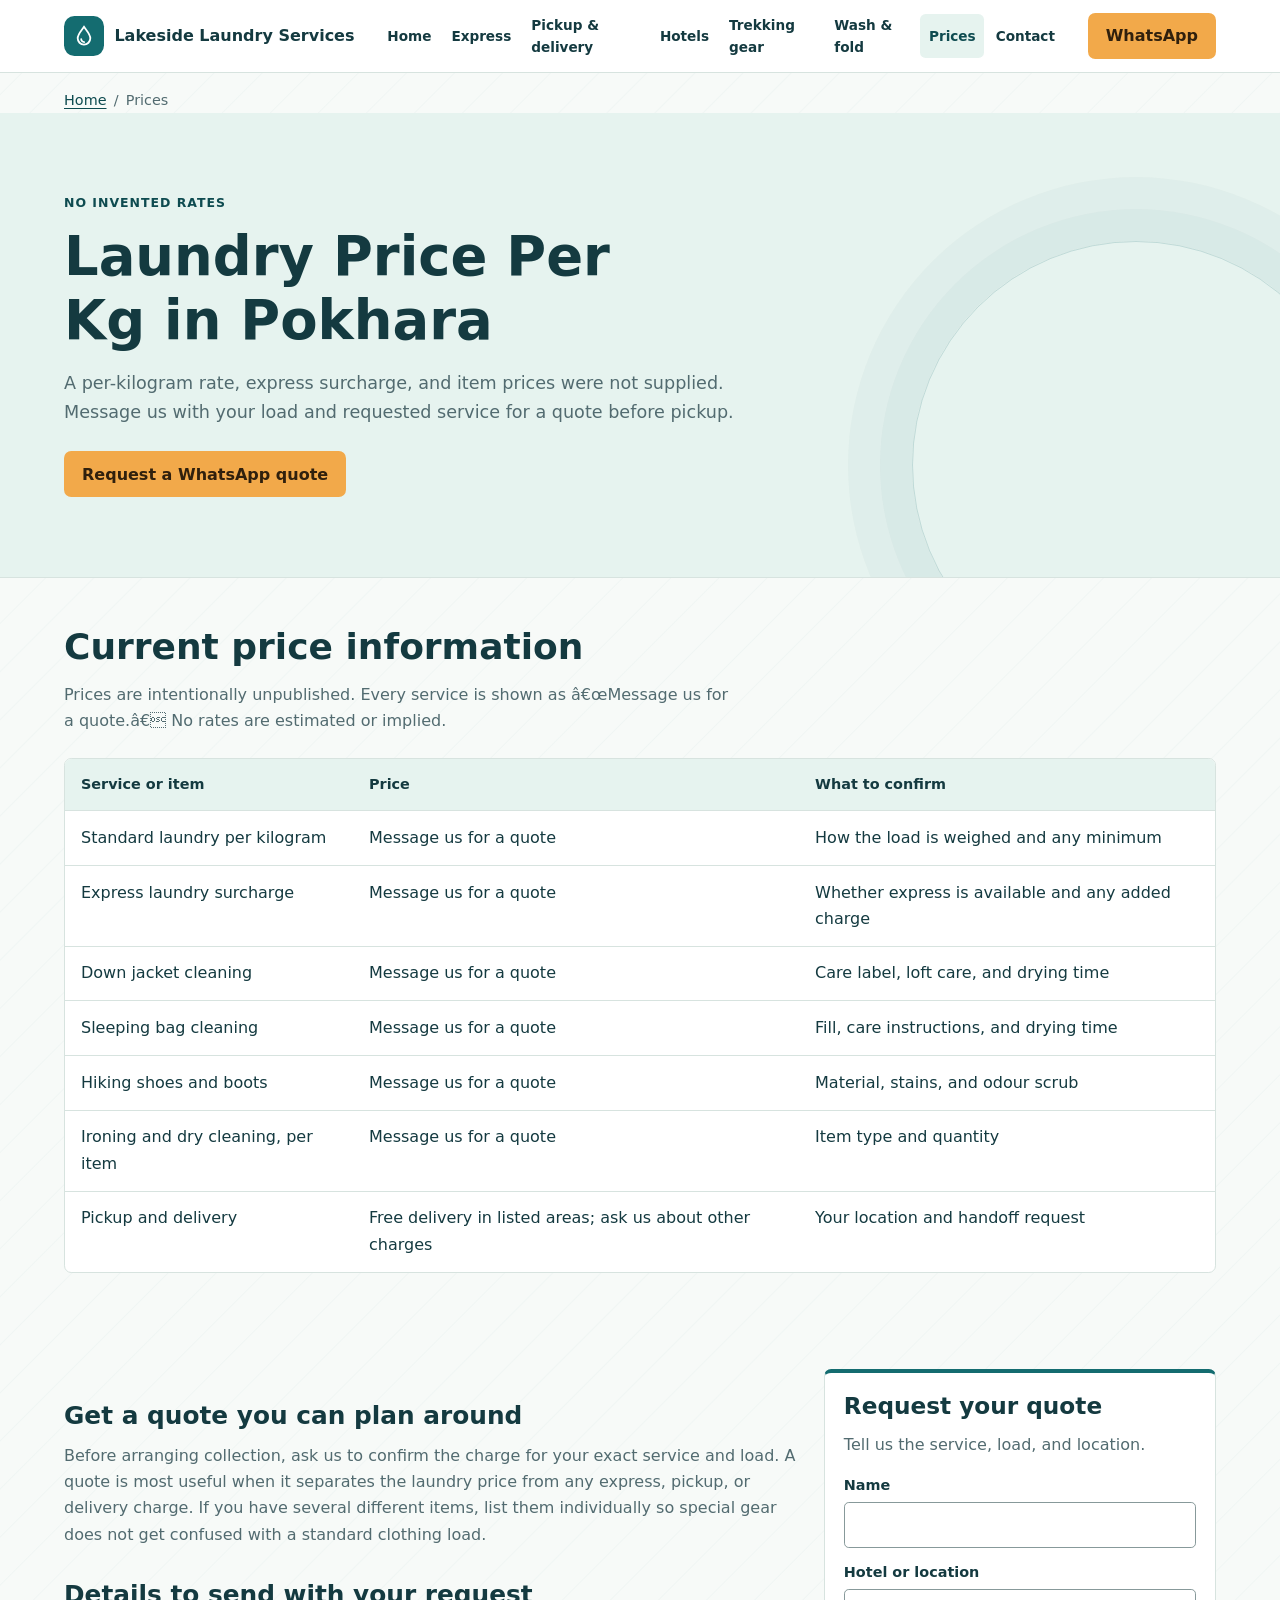
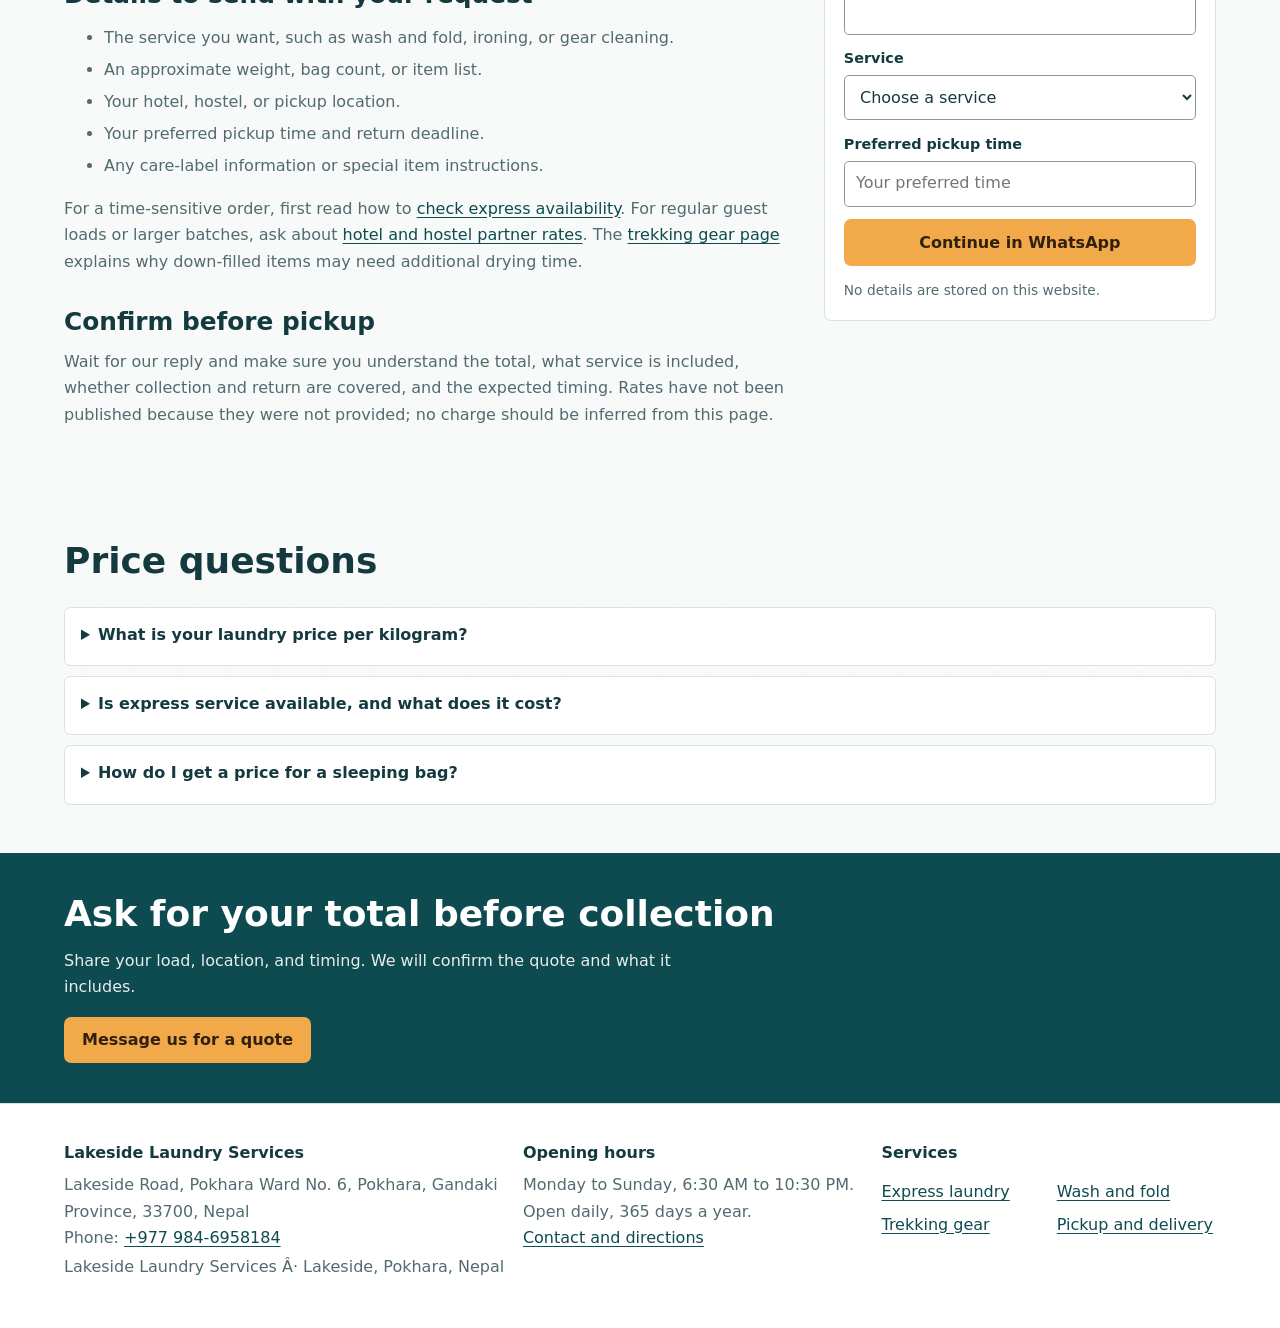
<file: prices.html>
﻿<!doctype html>
<html lang="en">
<head>
  <meta charset="utf-8"><meta name="viewport" content="width=device-width, initial-scale=1"><meta name="theme-color" content="#146c70">
  <title>Laundry Price Per Kg in Pokhara | Request a Quote Today</title>
  <meta name="description" content="Looking for laundry price per kg in Pokhara? Rates were not provided. Message Lakeside Laundry Services for a clear quote before pickup or delivery.">
  <link rel="canonical" href="https://[PLACEHOLDER: your GitHub Pages or custom domain URL]/prices.html"><link rel="icon" href="favicon.svg" type="image/svg+xml">
  <meta property="og:type" content="website"><meta property="og:locale" content="en_NP"><meta property="og:title" content="Laundry Price Per Kg in Pokhara | Request a Quote Today"><meta property="og:description" content="Looking for laundry price per kg in Pokhara? Rates were not provided. Message us for a clear quote before pickup or delivery."><meta property="og:url" content="https://[PLACEHOLDER: your GitHub Pages or custom domain URL]/prices.html"><meta name="twitter:card" content="summary"><meta name="twitter:title" content="Laundry Price Per Kg in Pokhara | Request a Quote Today"><meta name="twitter:description" content="Ask for a clear quote for laundry, express service, ironing, or trekking gear.">
  <link rel="stylesheet" href="assets/css/site.css"><script defer src="assets/js/site.js"></script>
  <script type="application/ld+json">{"@context":"https://schema.org","@type":"BreadcrumbList","itemListElement":[{"@type":"ListItem","position":1,"name":"Home","item":"https://[PLACEHOLDER: your GitHub Pages or custom domain URL]/"},{"@type":"ListItem","position":2,"name":"Laundry prices","item":"https://[PLACEHOLDER: your GitHub Pages or custom domain URL]/prices.html"}]}</script>
  <script type="application/ld+json">{"@context":"https://schema.org","@type":"FAQPage","mainEntity":[{"@type":"Question","name":"What is the laundry price per kilogram?","acceptedAnswer":{"@type":"Answer","text":"A per-kilogram rate has not been provided. Message us with an approximate load and requested service for a quote."}},{"@type":"Question","name":"Is there an express surcharge?","acceptedAnswer":{"@type":"Answer","text":"The express surcharge was not provided. Ask whether express service is available and request the complete price before confirming."}},{"@type":"Question","name":"How much does trekking gear cleaning cost?","acceptedAnswer":{"@type":"Answer","text":"Per-item prices were not provided. List each item and its care details to request a quote."}}]}</script>
</head>
<body>
  <a class="skip-link" href="#main">Skip to content</a><header class="site-header"><div class="header-inner"><a class="brand" href="index.html" aria-label="Lakeside Laundry Services home"><span class="brand-mark" aria-hidden="true"><svg viewBox="0 0 24 24" fill="none"><path d="M12 2.8C9.4 6.7 5.7 10.1 5.7 14.3a6.3 6.3 0 0 0 12.6 0C18.3 10.1 14.6 6.7 12 2.8Z" stroke="currentColor" stroke-width="1.8"/><path d="M9.2 15.1a3 3 0 0 0 3 3" stroke="currentColor" stroke-width="1.8" stroke-linecap="round"/></svg></span><span>Lakeside Laundry Services</span></a><button class="menu-toggle" type="button" aria-label="Toggle navigation" aria-expanded="false" aria-controls="site-navigation"><svg viewBox="0 0 24 24" fill="none" aria-hidden="true"><path d="M4 7h16M4 12h16M4 17h16" stroke="currentColor" stroke-width="2" stroke-linecap="round"/></svg></button><nav class="site-nav" id="site-navigation" aria-label="Main navigation"><a href="index.html">Home</a><a href="express-laundry.html">Express</a><a href="laundry-pickup-delivery.html">Pickup &amp; delivery</a><a href="hotel-hostel-laundry.html">Hotels</a><a href="trekking-gear-cleaning.html">Trekking gear</a><a href="wash-and-fold.html">Wash &amp; fold</a><a href="prices.html" aria-current="page">Prices</a><a href="contact.html">Contact</a></nav><a class="button button-primary header-action" data-wa-message="Hi, I'd like to request a laundry price quote in Pokhara. Service and load: " data-track-location="header" href="https://wa.me/">WhatsApp</a></div></header>
  <main id="main"><nav class="breadcrumb content-width" aria-label="Breadcrumb"><ol><li><a href="index.html">Home</a></li><li aria-current="page">Prices</li></ol></nav><section class="page-hero"><div class="page-hero-inner"><p class="eyebrow">No invented rates</p><h1>Laundry Price Per Kg in Pokhara</h1><p class="page-hero-copy">A per-kilogram rate, express surcharge, and item prices were not supplied. Message us with your load and requested service for a quote before pickup.</p><div class="hero-actions"><a class="button button-primary" data-wa-message="Hi, I'd like a laundry price quote in Pokhara. Service: Approximate weight or item count: Hotel/location: " data-track-location="prices-hero" href="https://wa.me/">Request a WhatsApp quote</a></div></div></section>
    <section class="section content-width"><div class="section-heading"><h2>Current price information</h2><p>Prices are intentionally unpublished. Every service is shown as â€œMessage us for a quote.â€ No rates are estimated or implied.</p></div><div class="price-table-wrap"><table class="price-table"><thead><tr><th scope="col">Service or item</th><th scope="col">Price</th><th scope="col">What to confirm</th></tr></thead><tbody><tr><td>Standard laundry per kilogram</td><td>Message us for a quote</td><td>How the load is weighed and any minimum</td></tr><tr><td>Express laundry surcharge</td><td>Message us for a quote</td><td>Whether express is available and any added charge</td></tr><tr><td>Down jacket cleaning</td><td>Message us for a quote</td><td>Care label, loft care, and drying time</td></tr><tr><td>Sleeping bag cleaning</td><td>Message us for a quote</td><td>Fill, care instructions, and drying time</td></tr><tr><td>Hiking shoes and boots</td><td>Message us for a quote</td><td>Material, stains, and odour scrub</td></tr><tr><td>Ironing and dry cleaning, per item</td><td>Message us for a quote</td><td>Item type and quantity</td></tr><tr><td>Pickup and delivery</td><td>Free delivery in listed areas; ask us about other charges</td><td>Your location and handoff request</td></tr></tbody></table></div></section>
    <section class="section content-width split-section"><article class="article-body"><h2>Get a quote you can plan around</h2><p>Before arranging collection, ask us to confirm the charge for your exact service and load. A quote is most useful when it separates the laundry price from any express, pickup, or delivery charge. If you have several different items, list them individually so special gear does not get confused with a standard clothing load.</p><h2>Details to send with your request</h2><ul><li>The service you want, such as wash and fold, ironing, or gear cleaning.</li><li>An approximate weight, bag count, or item list.</li><li>Your hotel, hostel, or pickup location.</li><li>Your preferred pickup time and return deadline.</li><li>Any care-label information or special item instructions.</li></ul><p>For a time-sensitive order, first read how to <a href="express-laundry.html">check express availability</a>. For regular guest loads or larger batches, ask about <a href="hotel-hostel-laundry.html">hotel and hostel partner rates</a>. The <a href="trekking-gear-cleaning.html">trekking gear page</a> explains why down-filled items may need additional drying time.</p><h2>Confirm before pickup</h2><p>Wait for our reply and make sure you understand the total, what service is included, whether collection and return are covered, and the expected timing. Rates have not been published because they were not provided; no charge should be inferred from this page.</p></article><aside class="order-panel"><h2>Request your quote</h2><p class="muted">Tell us the service, load, and location.</p><form class="order-form" data-track-location="prices-order-helper"><div class="form-field"><label for="price-name">Name</label><input id="price-name" name="name" autocomplete="name" required></div><div class="form-field"><label for="price-location">Hotel or location</label><input id="price-location" name="location" autocomplete="street-address" required></div><div class="form-field"><label for="price-service">Service</label><select id="price-service" name="service" required><option value="">Choose a service</option><option>Standard laundry</option><option>Express laundry</option><option>Wash and fold</option><option>Ironing</option><option>Dry cleaning</option><option>Trekking gear cleaning</option><option>Pickup and delivery</option></select></div><div class="form-field"><label for="price-time">Preferred pickup time</label><input id="price-time" name="pickup_time" placeholder="Your preferred time" required></div><button class="button button-primary" type="submit" data-wa-message="Hi, I'd like to request a laundry price quote in Pokhara.">Continue in WhatsApp</button><p class="form-note">No details are stored on this website.</p></form></aside></section>
    <section class="section content-width"><div class="section-heading"><h2>Price questions</h2></div><div class="faq-list"><details><summary>What is your laundry price per kilogram?</summary><p>The per-kilogram rate has not been supplied. Message us with an estimated load for a current quote.</p></details><details><summary>Is express service available, and what does it cost?</summary><p>Ask us for today's availability and any surcharge. Both the schedule and fee need confirmation before pickup.</p></details><details><summary>How do I get a price for a sleeping bag?</summary><p>Send the item type, care-label details, and your location. Ask about the quote and expected drying time together.</p></details></div></section>
    <section class="cta-band"><div class="content-width"><h2>Ask for your total before collection</h2><p>Share your load, location, and timing. We will confirm the quote and what it includes.</p><a class="button button-primary" data-wa-message="Hi, please quote my laundry order. Service: Approximate weight or item count: Hotel/location: Preferred pickup time: " data-track-location="prices-final-cta" href="https://wa.me/">Message us for a quote</a></div></section>
  </main><footer class="site-footer"><div class="footer-inner footer-grid"><div><h2>Lakeside Laundry Services</h2><address>Lakeside Road, Pokhara Ward No. 6, Pokhara, Gandaki Province, 33700, Nepal</address><p>Phone: <a href="tel:+9779846958184" data-track-location="footer">+977 984-6958184</a></p></div><div><h2>Opening hours</h2><p>Monday to Sunday, 6:30 AM to 10:30 PM. Open daily, 365 days a year.</p><p><a href="contact.html">Contact and directions</a></p></div><nav aria-label="Footer navigation"><h2>Services</h2><ul class="footer-links"><li><a href="express-laundry.html">Express laundry</a></li><li><a href="wash-and-fold.html">Wash and fold</a></li><li><a href="trekking-gear-cleaning.html">Trekking gear</a></li><li><a href="laundry-pickup-delivery.html">Pickup and delivery</a></li></ul></nav></div><div class="footer-inner"><p class="muted">Lakeside Laundry Services Â· Lakeside, Pokhara, Nepal</p></div></footer><div class="mobile-bar" aria-label="Quick contact"><a class="button button-primary" data-wa-message="Hi, I'd like a laundry price quote in Pokhara. Service and load: " data-track-location="mobile-sticky" href="https://wa.me/">WhatsApp Order</a><a class="button button-secondary" href="tel:+9779846958184" data-track-location="mobile-sticky">Call</a></div>
</body></html>
</file>
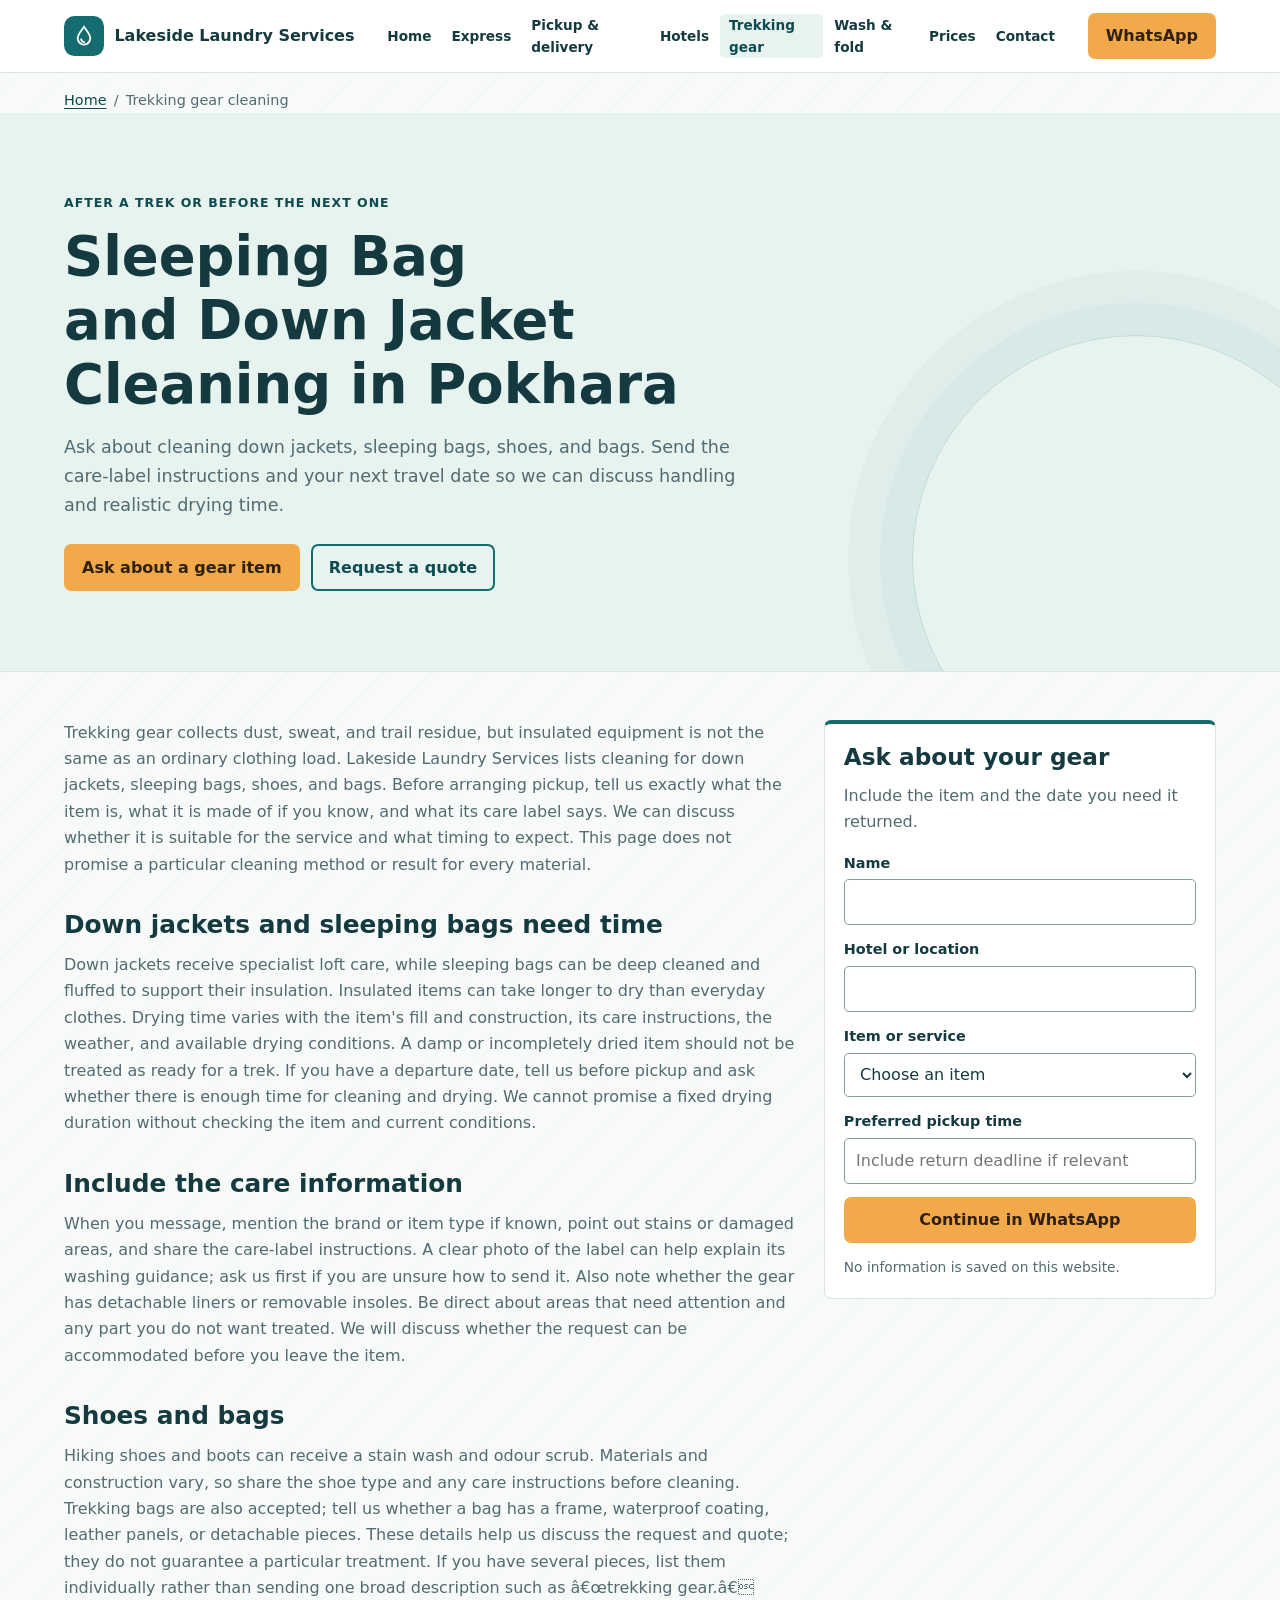
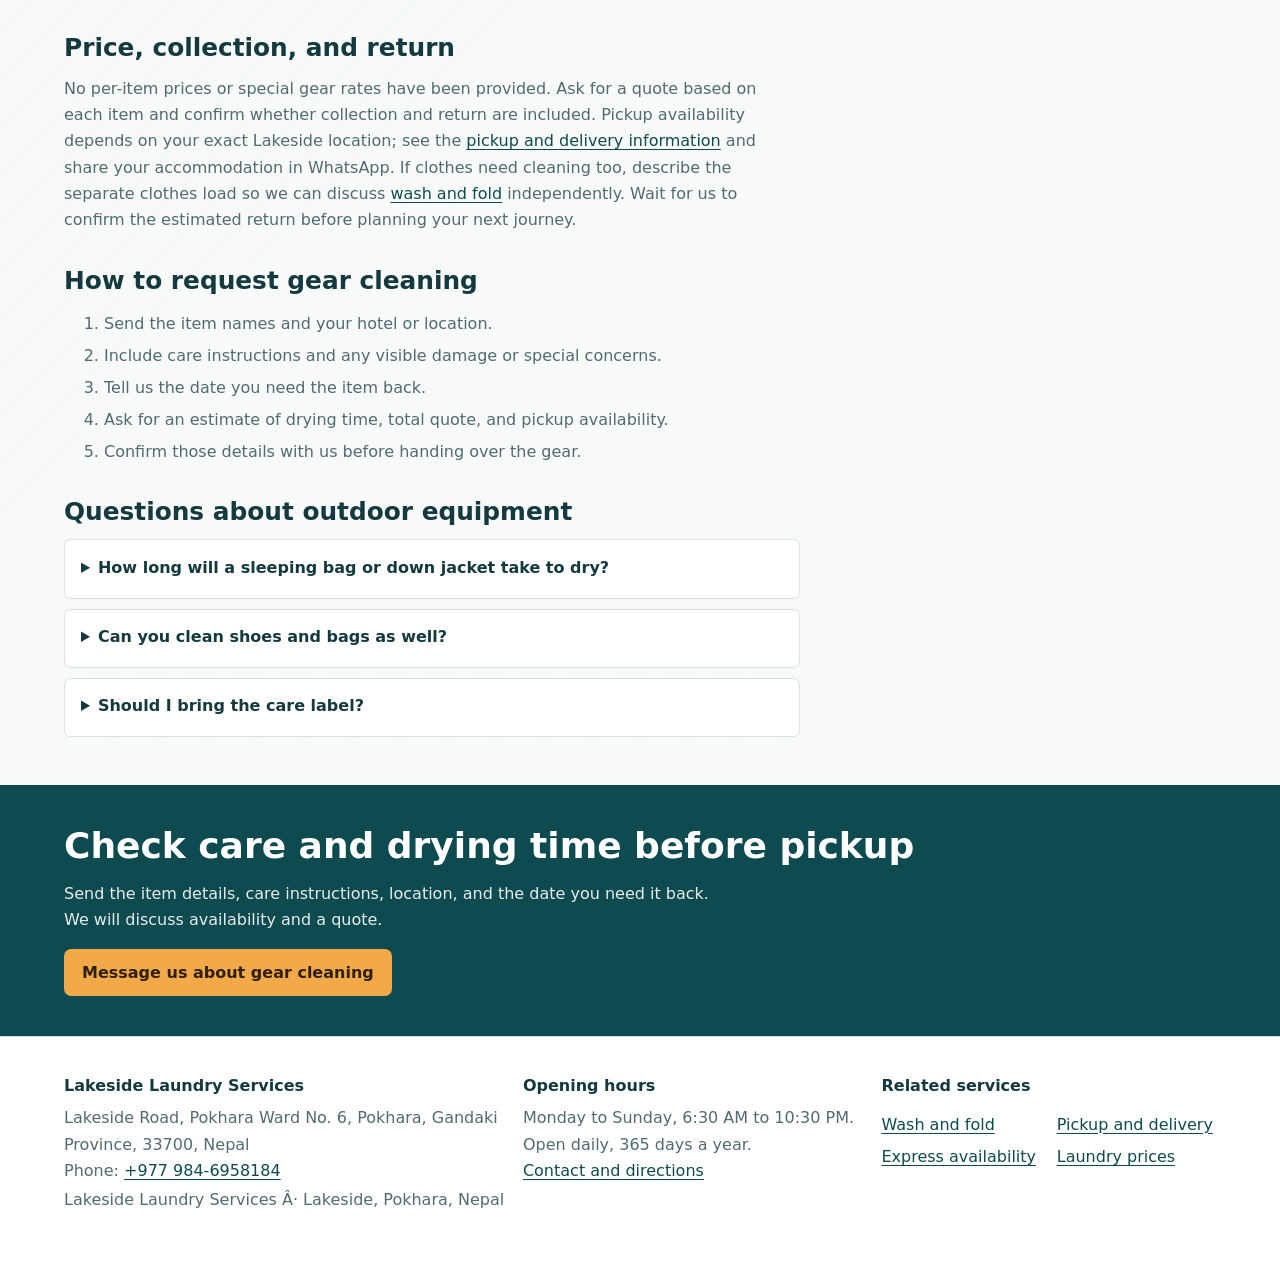
<file: trekking-gear-cleaning.html>
﻿<!doctype html>
<html lang="en">
<head>
  <meta charset="utf-8"><meta name="viewport" content="width=device-width, initial-scale=1"><meta name="theme-color" content="#146c70">
  <title>Sleeping Bag and Down Jacket Cleaning in Pokhara Today</title>
  <meta name="description" content="Ask about sleeping bag and down jacket cleaning in Pokhara. Confirm item care, pickup, price, and drying time before leaving your trekking gear.">
  <link rel="canonical" href="https://[PLACEHOLDER: your GitHub Pages or custom domain URL]/trekking-gear-cleaning.html"><link rel="icon" href="favicon.svg" type="image/svg+xml">
  <meta property="og:type" content="website"><meta property="og:locale" content="en_NP"><meta property="og:title" content="Sleeping Bag and Down Jacket Cleaning in Pokhara Today"><meta property="og:description" content="Ask about item care, pickup, price, and drying time before leaving your trekking gear in Pokhara."><meta property="og:url" content="https://[PLACEHOLDER: your GitHub Pages or custom domain URL]/trekking-gear-cleaning.html"><meta name="twitter:card" content="summary"><meta name="twitter:title" content="Sleeping Bag and Down Jacket Cleaning in Pokhara Today"><meta name="twitter:description" content="Confirm item care, pickup, price, and drying time before leaving trekking gear.">
  <link rel="stylesheet" href="assets/css/site.css"><script defer src="assets/js/site.js"></script>
  <script type="application/ld+json">{"@context":"https://schema.org","@type":"BreadcrumbList","itemListElement":[{"@type":"ListItem","position":1,"name":"Home","item":"https://[PLACEHOLDER: your GitHub Pages or custom domain URL]/"},{"@type":"ListItem","position":2,"name":"Trekking gear cleaning","item":"https://[PLACEHOLDER: your GitHub Pages or custom domain URL]/trekking-gear-cleaning.html"}]}</script>
  <script type="application/ld+json">{"@context":"https://schema.org","@type":"FAQPage","mainEntity":[{"@type":"Question","name":"How long does trekking gear take to dry?","acceptedAnswer":{"@type":"Answer","text":"Drying time varies with the item, fill, weather, and drying conditions. Ask for an estimate before arranging a pickup, and do not assume a same-day return."}},{"@type":"Question","name":"Can you clean a down jacket or sleeping bag?","acceptedAnswer":{"@type":"Answer","text":"Down jackets and sleeping bags are listed among the offered gear-cleaning services. Send the item and care-label details so the cleaning approach can be discussed before handoff."}},{"@type":"Question","name":"Can you clean shoes and bags too?","acceptedAnswer":{"@type":"Answer","text":"Shoes and bags are also listed as trekking gear services. Share the item type and material details to confirm handling and a quote."}}]}</script>
</head>
<body>
  <a class="skip-link" href="#main">Skip to content</a><header class="site-header"><div class="header-inner"><a class="brand" href="index.html" aria-label="Lakeside Laundry Services home"><span class="brand-mark" aria-hidden="true"><svg viewBox="0 0 24 24" fill="none"><path d="M12 2.8C9.4 6.7 5.7 10.1 5.7 14.3a6.3 6.3 0 0 0 12.6 0C18.3 10.1 14.6 6.7 12 2.8Z" stroke="currentColor" stroke-width="1.8"/><path d="M9.2 15.1a3 3 0 0 0 3 3" stroke="currentColor" stroke-width="1.8" stroke-linecap="round"/></svg></span><span>Lakeside Laundry Services</span></a><button class="menu-toggle" type="button" aria-label="Toggle navigation" aria-expanded="false" aria-controls="site-navigation"><svg viewBox="0 0 24 24" fill="none" aria-hidden="true"><path d="M4 7h16M4 12h16M4 17h16" stroke="currentColor" stroke-width="2" stroke-linecap="round"/></svg></button><nav class="site-nav" id="site-navigation" aria-label="Main navigation"><a href="index.html">Home</a><a href="express-laundry.html">Express</a><a href="laundry-pickup-delivery.html">Pickup &amp; delivery</a><a href="hotel-hostel-laundry.html">Hotels</a><a href="trekking-gear-cleaning.html" aria-current="page">Trekking gear</a><a href="wash-and-fold.html">Wash &amp; fold</a><a href="prices.html">Prices</a><a href="contact.html">Contact</a></nav><a class="button button-primary header-action" data-wa-message="Hi, I'd like to ask about cleaning trekking gear in Pokhara. Item(s): " data-track-location="header" href="https://wa.me/">WhatsApp</a></div></header>
  <main id="main"><nav class="breadcrumb content-width" aria-label="Breadcrumb"><ol><li><a href="index.html">Home</a></li><li aria-current="page">Trekking gear cleaning</li></ol></nav><section class="page-hero"><div class="page-hero-inner"><p class="eyebrow">After a trek or before the next one</p><h1>Sleeping Bag and Down Jacket Cleaning in Pokhara</h1><p class="page-hero-copy">Ask about cleaning down jackets, sleeping bags, shoes, and bags. Send the care-label instructions and your next travel date so we can discuss handling and realistic drying time.</p><div class="hero-actions"><a class="button button-primary" data-wa-message="Hi, I'd like to ask about trekking gear cleaning in Pokhara. Item(s): " data-track-location="gear-hero" href="https://wa.me/">Ask about a gear item</a><a class="button button-secondary" href="prices.html">Request a quote</a></div></div></section>
    <section class="section content-width split-section"><article class="article-body"><p>Trekking gear collects dust, sweat, and trail residue, but insulated equipment is not the same as an ordinary clothing load. Lakeside Laundry Services lists cleaning for down jackets, sleeping bags, shoes, and bags. Before arranging pickup, tell us exactly what the item is, what it is made of if you know, and what its care label says. We can discuss whether it is suitable for the service and what timing to expect. This page does not promise a particular cleaning method or result for every material.</p>
      <h2>Down jackets and sleeping bags need time</h2><p>Down jackets receive specialist loft care, while sleeping bags can be deep cleaned and fluffed to support their insulation. Insulated items can take longer to dry than everyday clothes. Drying time varies with the item's fill and construction, its care instructions, the weather, and available drying conditions. A damp or incompletely dried item should not be treated as ready for a trek. If you have a departure date, tell us before pickup and ask whether there is enough time for cleaning and drying. We cannot promise a fixed drying duration without checking the item and current conditions.</p>
      <h2>Include the care information</h2><p>When you message, mention the brand or item type if known, point out stains or damaged areas, and share the care-label instructions. A clear photo of the label can help explain its washing guidance; ask us first if you are unsure how to send it. Also note whether the gear has detachable liners or removable insoles. Be direct about areas that need attention and any part you do not want treated. We will discuss whether the request can be accommodated before you leave the item.</p>
      <h2>Shoes and bags</h2><p>Hiking shoes and boots can receive a stain wash and odour scrub. Materials and construction vary, so share the shoe type and any care instructions before cleaning. Trekking bags are also accepted; tell us whether a bag has a frame, waterproof coating, leather panels, or detachable pieces. These details help us discuss the request and quote; they do not guarantee a particular treatment. If you have several pieces, list them individually rather than sending one broad description such as â€œtrekking gear.â€</p>
      <h2>Price, collection, and return</h2><p>No per-item prices or special gear rates have been provided. Ask for a quote based on each item and confirm whether collection and return are included. Pickup availability depends on your exact Lakeside location; see the <a href="laundry-pickup-delivery.html">pickup and delivery information</a> and share your accommodation in WhatsApp. If clothes need cleaning too, describe the separate clothes load so we can discuss <a href="wash-and-fold.html">wash and fold</a> independently. Wait for us to confirm the estimated return before planning your next journey.</p>
      <h2>How to request gear cleaning</h2><ol><li>Send the item names and your hotel or location.</li><li>Include care instructions and any visible damage or special concerns.</li><li>Tell us the date you need the item back.</li><li>Ask for an estimate of drying time, total quote, and pickup availability.</li><li>Confirm those details with us before handing over the gear.</li></ol>
      <h2>Questions about outdoor equipment</h2><div class="faq-list"><details><summary>How long will a sleeping bag or down jacket take to dry?</summary><p>It varies by item, filling, weather, and drying conditions. Ask for today's estimate. Do not rely on an unconfirmed same-day turnaround for a departure.</p></details><details><summary>Can you clean shoes and bags as well?</summary><p>Yes, shoes and bags are listed among the trekking gear services. Send the material and construction details so we can discuss the item and quote.</p></details><details><summary>Should I bring the care label?</summary><p>Yes. Share the instructions with us before the item is handed over so we can discuss the requested cleaning and any limitations.</p></details></div></article>
      <aside class="order-panel"><h2>Ask about your gear</h2><p class="muted">Include the item and the date you need it returned.</p><form class="order-form" data-track-location="gear-order-helper"><div class="form-field"><label for="gear-name">Name</label><input id="gear-name" name="name" autocomplete="name" required></div><div class="form-field"><label for="gear-location">Hotel or location</label><input id="gear-location" name="location" autocomplete="street-address" required></div><div class="form-field"><label for="gear-service">Item or service</label><select id="gear-service" name="service" required><option value="">Choose an item</option><option>Down jacket</option><option>Sleeping bag</option><option>Shoes</option><option>Bag</option></select></div><div class="form-field"><label for="gear-time">Preferred pickup time</label><input id="gear-time" name="pickup_time" placeholder="Include return deadline if relevant" required></div><button class="button button-primary" type="submit" data-wa-message="Hi, I'd like to ask about trekking gear cleaning in Pokhara.">Continue in WhatsApp</button><p class="form-note">No information is saved on this website.</p></form></aside>
    </section><section class="cta-band"><div class="content-width"><h2>Check care and drying time before pickup</h2><p>Send the item details, care instructions, location, and the date you need it back. We will discuss availability and a quote.</p><a class="button button-primary" data-wa-message="Hi, I'd like to ask about trekking gear cleaning. Item: Care label/material: Hotel/location: Date I need it back: " data-track-location="gear-final-cta" href="https://wa.me/">Message us about gear cleaning</a></div></section>
  </main><footer class="site-footer"><div class="footer-inner footer-grid"><div><h2>Lakeside Laundry Services</h2><address>Lakeside Road, Pokhara Ward No. 6, Pokhara, Gandaki Province, 33700, Nepal</address><p>Phone: <a href="tel:+9779846958184" data-track-location="footer">+977 984-6958184</a></p></div><div><h2>Opening hours</h2><p>Monday to Sunday, 6:30 AM to 10:30 PM. Open daily, 365 days a year.</p><p><a href="contact.html">Contact and directions</a></p></div><nav aria-label="Footer navigation"><h2>Related services</h2><ul class="footer-links"><li><a href="wash-and-fold.html">Wash and fold</a></li><li><a href="laundry-pickup-delivery.html">Pickup and delivery</a></li><li><a href="express-laundry.html">Express availability</a></li><li><a href="prices.html">Laundry prices</a></li></ul></nav></div><div class="footer-inner"><p class="muted">Lakeside Laundry Services Â· Lakeside, Pokhara, Nepal</p></div></footer><div class="mobile-bar" aria-label="Quick contact"><a class="button button-primary" data-wa-message="Hi, I'd like to ask about trekking gear cleaning in Pokhara. Item(s): " data-track-location="mobile-sticky" href="https://wa.me/">WhatsApp Order</a><a class="button button-secondary" href="tel:+9779846958184" data-track-location="mobile-sticky">Call</a></div>
</body></html>
</file>
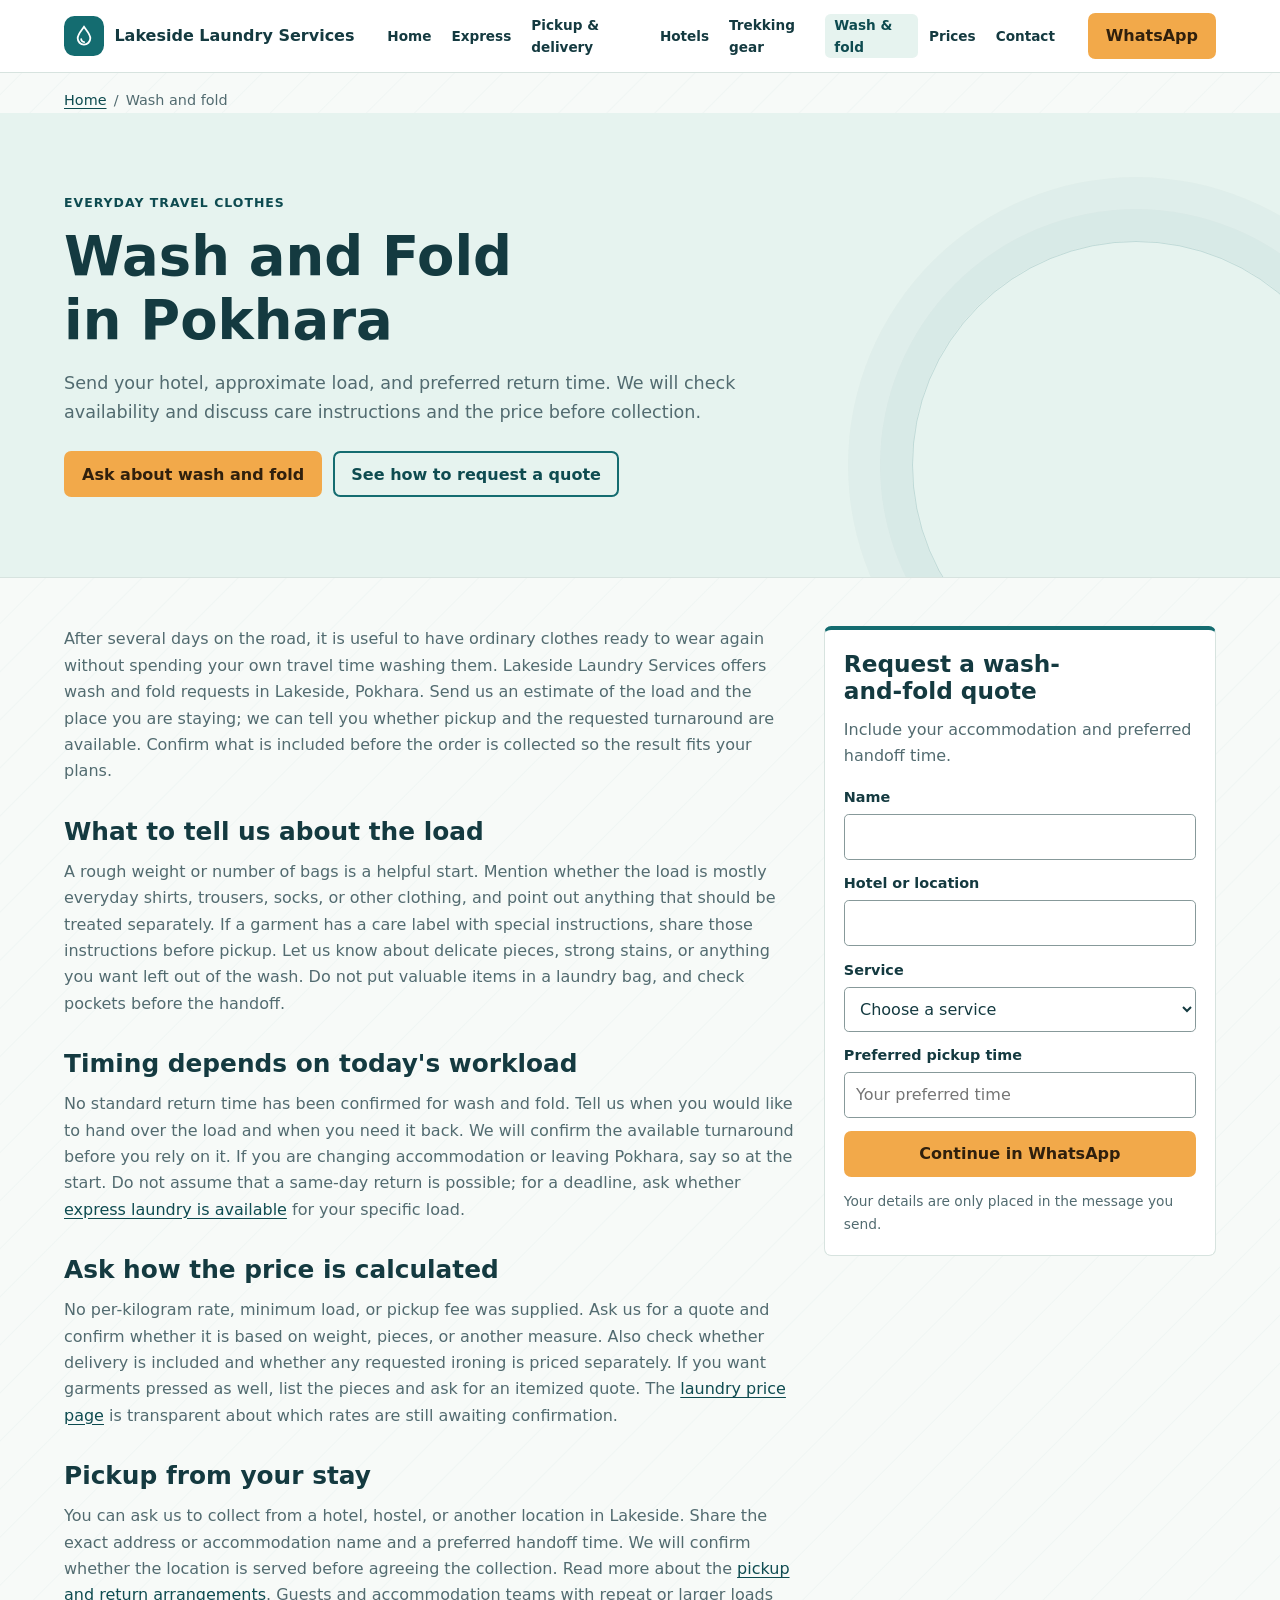
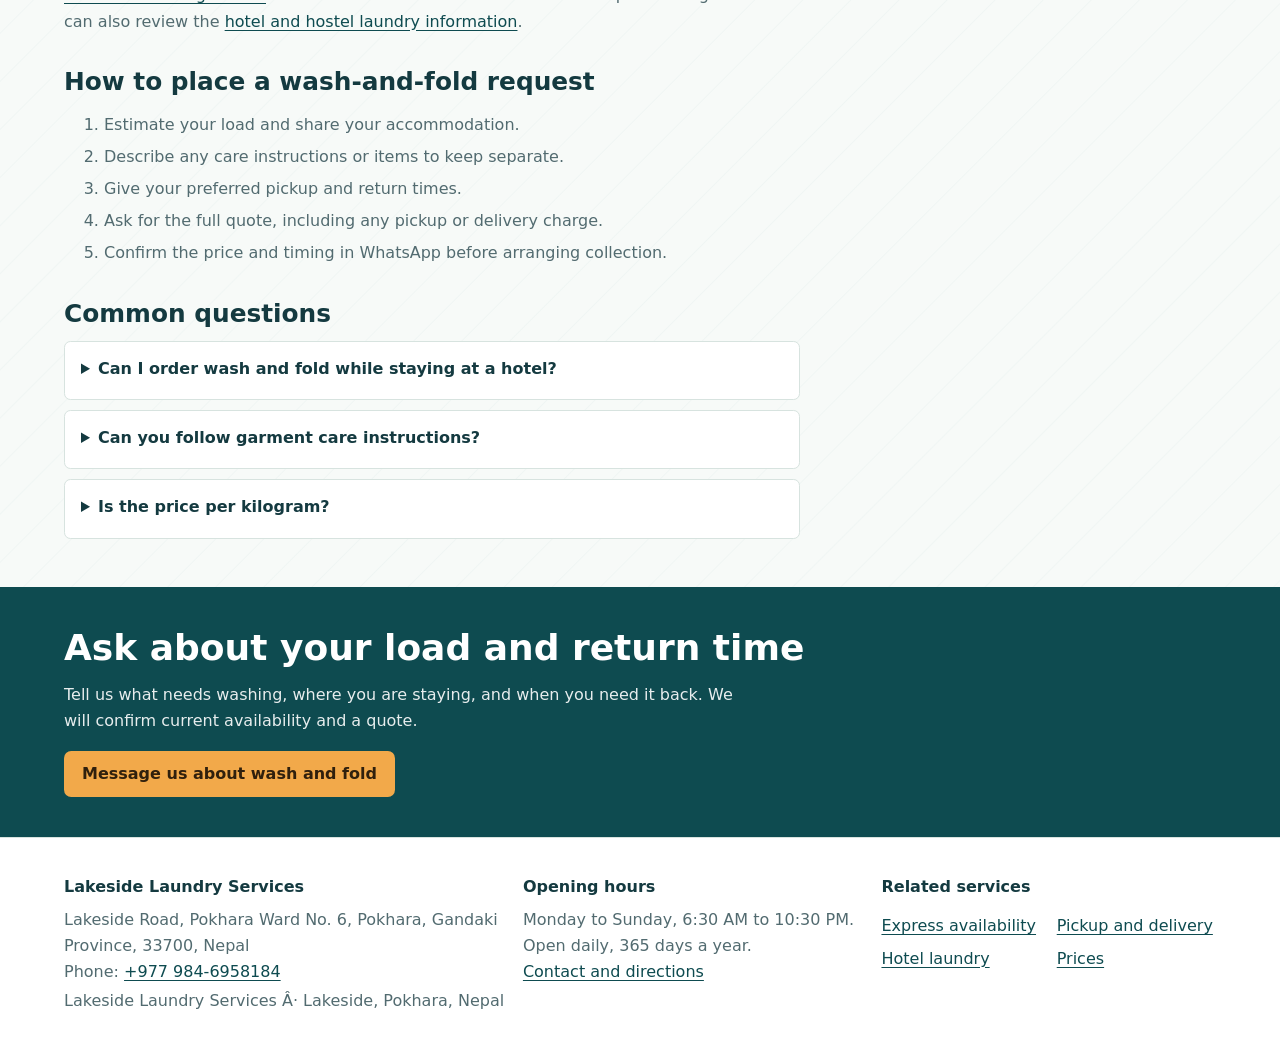
<file: wash-and-fold.html>
﻿<!doctype html>
<html lang="en">
<head>
  <meta charset="utf-8"><meta name="viewport" content="width=device-width, initial-scale=1"><meta name="theme-color" content="#146c70">
  <title>Wash and Fold in Pokhara | Laundry Service | Lakeside</title>
  <meta name="description" content="Ask about wash and fold in Pokhara for everyday travel clothes. Confirm pickup, laundry instructions, turnaround, and a quote with us first.">
  <link rel="canonical" href="https://[PLACEHOLDER: your GitHub Pages or custom domain URL]/wash-and-fold.html"><link rel="icon" href="favicon.svg" type="image/svg+xml">
  <meta property="og:type" content="website"><meta property="og:locale" content="en_NP"><meta property="og:title" content="Wash and Fold in Pokhara | Laundry Service | Lakeside"><meta property="og:description" content="Ask about everyday wash and fold, pickup, laundry instructions, turnaround, and a quote in Pokhara."><meta property="og:url" content="https://[PLACEHOLDER: your GitHub Pages or custom domain URL]/wash-and-fold.html"><meta name="twitter:card" content="summary"><meta name="twitter:title" content="Wash and Fold in Pokhara | Laundry Service | Lakeside"><meta name="twitter:description" content="Confirm pickup, laundry instructions, turnaround, and a quote for everyday clothes.">
  <link rel="stylesheet" href="assets/css/site.css"><script defer src="assets/js/site.js"></script>
  <script type="application/ld+json">{"@context":"https://schema.org","@type":"BreadcrumbList","itemListElement":[{"@type":"ListItem","position":1,"name":"Home","item":"https://[PLACEHOLDER: your GitHub Pages or custom domain URL]/"},{"@type":"ListItem","position":2,"name":"Wash and fold","item":"https://[PLACEHOLDER: your GitHub Pages or custom domain URL]/wash-and-fold.html"}]}</script>
  <script type="application/ld+json">{"@context":"https://schema.org","@type":"FAQPage","mainEntity":[{"@type":"Question","name":"Do you accept wash and fold orders from travelers?","acceptedAnswer":{"@type":"Answer","text":"Send your location, approximate load, and requested return time. We will confirm current availability before arranging pickup."}},{"@type":"Question","name":"Can I give washing instructions?","acceptedAnswer":{"@type":"Answer","text":"Share any care-label guidance or preferences before pickup and ask us to confirm whether they can be accommodated."}},{"@type":"Question","name":"Is wash and fold charged by weight?","acceptedAnswer":{"@type":"Answer","text":"A per-kilogram rate was not provided. Ask for a quote based on your load and confirm how the price is calculated before booking."}}]}</script>
</head>
<body>
  <a class="skip-link" href="#main">Skip to content</a><header class="site-header"><div class="header-inner"><a class="brand" href="index.html" aria-label="Lakeside Laundry Services home"><span class="brand-mark" aria-hidden="true"><svg viewBox="0 0 24 24" fill="none"><path d="M12 2.8C9.4 6.7 5.7 10.1 5.7 14.3a6.3 6.3 0 0 0 12.6 0C18.3 10.1 14.6 6.7 12 2.8Z" stroke="currentColor" stroke-width="1.8"/><path d="M9.2 15.1a3 3 0 0 0 3 3" stroke="currentColor" stroke-width="1.8" stroke-linecap="round"/></svg></span><span>Lakeside Laundry Services</span></a><button class="menu-toggle" type="button" aria-label="Toggle navigation" aria-expanded="false" aria-controls="site-navigation"><svg viewBox="0 0 24 24" fill="none" aria-hidden="true"><path d="M4 7h16M4 12h16M4 17h16" stroke="currentColor" stroke-width="2" stroke-linecap="round"/></svg></button><nav class="site-nav" id="site-navigation" aria-label="Main navigation"><a href="index.html">Home</a><a href="express-laundry.html">Express</a><a href="laundry-pickup-delivery.html">Pickup &amp; delivery</a><a href="hotel-hostel-laundry.html">Hotels</a><a href="trekking-gear-cleaning.html">Trekking gear</a><a href="wash-and-fold.html" aria-current="page">Wash &amp; fold</a><a href="prices.html">Prices</a><a href="contact.html">Contact</a></nav><a class="button button-primary header-action" data-wa-message="Hi, I'd like to ask about wash and fold in Pokhara. Hotel/location: " data-track-location="header" href="https://wa.me/">WhatsApp</a></div></header>
  <main id="main"><nav class="breadcrumb content-width" aria-label="Breadcrumb"><ol><li><a href="index.html">Home</a></li><li aria-current="page">Wash and fold</li></ol></nav><section class="page-hero"><div class="page-hero-inner"><p class="eyebrow">Everyday travel clothes</p><h1>Wash and Fold in Pokhara</h1><p class="page-hero-copy">Send your hotel, approximate load, and preferred return time. We will check availability and discuss care instructions and the price before collection.</p><div class="hero-actions"><a class="button button-primary" data-wa-message="Hi, I'd like to ask about wash and fold in Pokhara. Hotel/location: " data-track-location="wash-fold-hero" href="https://wa.me/">Ask about wash and fold</a><a class="button button-secondary" href="prices.html">See how to request a quote</a></div></div></section>
    <section class="section content-width split-section"><article class="article-body"><p>After several days on the road, it is useful to have ordinary clothes ready to wear again without spending your own travel time washing them. Lakeside Laundry Services offers wash and fold requests in Lakeside, Pokhara. Send us an estimate of the load and the place you are staying; we can tell you whether pickup and the requested turnaround are available. Confirm what is included before the order is collected so the result fits your plans.</p>
      <h2>What to tell us about the load</h2><p>A rough weight or number of bags is a helpful start. Mention whether the load is mostly everyday shirts, trousers, socks, or other clothing, and point out anything that should be treated separately. If a garment has a care label with special instructions, share those instructions before pickup. Let us know about delicate pieces, strong stains, or anything you want left out of the wash. Do not put valuable items in a laundry bag, and check pockets before the handoff.</p>
      <h2>Timing depends on today's workload</h2><p>No standard return time has been confirmed for wash and fold. Tell us when you would like to hand over the load and when you need it back. We will confirm the available turnaround before you rely on it. If you are changing accommodation or leaving Pokhara, say so at the start. Do not assume that a same-day return is possible; for a deadline, ask whether <a href="express-laundry.html">express laundry is available</a> for your specific load.</p>
      <h2>Ask how the price is calculated</h2><p>No per-kilogram rate, minimum load, or pickup fee was supplied. Ask us for a quote and confirm whether it is based on weight, pieces, or another measure. Also check whether delivery is included and whether any requested ironing is priced separately. If you want garments pressed as well, list the pieces and ask for an itemized quote. The <a href="prices.html">laundry price page</a> is transparent about which rates are still awaiting confirmation.</p>
      <h2>Pickup from your stay</h2><p>You can ask us to collect from a hotel, hostel, or another location in Lakeside. Share the exact address or accommodation name and a preferred handoff time. We will confirm whether the location is served before agreeing the collection. Read more about the <a href="laundry-pickup-delivery.html">pickup and return arrangements</a>. Guests and accommodation teams with repeat or larger loads can also review the <a href="hotel-hostel-laundry.html">hotel and hostel laundry information</a>.</p>
      <h2>How to place a wash-and-fold request</h2><ol><li>Estimate your load and share your accommodation.</li><li>Describe any care instructions or items to keep separate.</li><li>Give your preferred pickup and return times.</li><li>Ask for the full quote, including any pickup or delivery charge.</li><li>Confirm the price and timing in WhatsApp before arranging collection.</li></ol>
      <h2>Common questions</h2><div class="faq-list"><details><summary>Can I order wash and fold while staying at a hotel?</summary><p>Yes, you can enquire. Send the hotel name and preferred pickup time, and we will confirm location coverage.</p></details><details><summary>Can you follow garment care instructions?</summary><p>Share the labels and preferences before pickup. We will discuss whether each request can be accommodated.</p></details><details><summary>Is the price per kilogram?</summary><p>The per-kilogram rate is not available yet. Ask for the quote and how it is calculated before placing your order.</p></details></div></article>
      <aside class="order-panel"><h2>Request a wash-and-fold quote</h2><p class="muted">Include your accommodation and preferred handoff time.</p><form class="order-form" data-track-location="wash-fold-order-helper"><div class="form-field"><label for="fold-name">Name</label><input id="fold-name" name="name" autocomplete="name" required></div><div class="form-field"><label for="fold-location">Hotel or location</label><input id="fold-location" name="location" autocomplete="street-address" required></div><div class="form-field"><label for="fold-service">Service</label><select id="fold-service" name="service" required><option value="">Choose a service</option><option>Wash and fold</option><option>Wash and fold with ironing enquiry</option></select></div><div class="form-field"><label for="fold-time">Preferred pickup time</label><input id="fold-time" name="pickup_time" placeholder="Your preferred time" required></div><button class="button button-primary" type="submit" data-wa-message="Hi, I'd like to request a wash-and-fold quote in Pokhara.">Continue in WhatsApp</button><p class="form-note">Your details are only placed in the message you send.</p></form></aside>
    </section><section class="cta-band"><div class="content-width"><h2>Ask about your load and return time</h2><p>Tell us what needs washing, where you are staying, and when you need it back. We will confirm current availability and a quote.</p><a class="button button-primary" data-wa-message="Hi, I'd like to ask about wash and fold in Pokhara. Hotel/location: Approximate load: Preferred pickup time: Need the laundry by: " data-track-location="wash-fold-final-cta" href="https://wa.me/">Message us about wash and fold</a></div></section>
  </main><footer class="site-footer"><div class="footer-inner footer-grid"><div><h2>Lakeside Laundry Services</h2><address>Lakeside Road, Pokhara Ward No. 6, Pokhara, Gandaki Province, 33700, Nepal</address><p>Phone: <a href="tel:+9779846958184" data-track-location="footer">+977 984-6958184</a></p></div><div><h2>Opening hours</h2><p>Monday to Sunday, 6:30 AM to 10:30 PM. Open daily, 365 days a year.</p><p><a href="contact.html">Contact and directions</a></p></div><nav aria-label="Footer navigation"><h2>Related services</h2><ul class="footer-links"><li><a href="express-laundry.html">Express availability</a></li><li><a href="laundry-pickup-delivery.html">Pickup and delivery</a></li><li><a href="hotel-hostel-laundry.html">Hotel laundry</a></li><li><a href="prices.html">Prices</a></li></ul></nav></div><div class="footer-inner"><p class="muted">Lakeside Laundry Services Â· Lakeside, Pokhara, Nepal</p></div></footer><div class="mobile-bar" aria-label="Quick contact"><a class="button button-primary" data-wa-message="Hi, I'd like to ask about wash and fold in Pokhara. Hotel/location: " data-track-location="mobile-sticky" href="https://wa.me/">WhatsApp Order</a><a class="button button-secondary" href="tel:+9779846958184" data-track-location="mobile-sticky">Call</a></div>
</body></html>
</file>
<file: assets/css/site.css>
:root {
  color-scheme: light dark;
  --ink: #143a40;
  --muted: #526b70;
  --paper: #f7faf8;
  --surface: #ffffff;
  --line: #d7e3df;
  --sea: #146c70;
  --sea-deep: #0e4b50;
  --mint: #e6f3ef;
  --sun: #f2a94a;
  --sun-ink: #30200d;
  --focus: #bd5a13;
  --content: 72rem;
  font-family: system-ui, -apple-system, BlinkMacSystemFont, "Segoe UI", sans-serif;
  font-synthesis: none;
  text-rendering: optimizeLegibility;
}

*,
*::before,
*::after {
  box-sizing: border-box;
}

html {
  scroll-behavior: smooth;
  scroll-padding-top: 6rem;
}

body {
  min-width: 320px;
  margin: 0;
  color: var(--ink);
  background-color: var(--paper);
  background-image: repeating-linear-gradient(135deg, transparent 0, transparent 32px, rgb(20 108 112 / 3%) 33px, transparent 34px);
  font-size: 1rem;
  line-height: 1.65;
}

a {
  color: var(--sea-deep);
  text-underline-offset: 0.18em;
}

a:hover {
  color: var(--focus);
}

button,
input,
select {
  font: inherit;
}

button,
a,
input,
select {
  -webkit-tap-highlight-color: transparent;
}

:focus-visible {
  outline: 3px solid var(--focus);
  outline-offset: 3px;
}

.skip-link {
  position: absolute;
  z-index: 20;
  top: 0.5rem;
  left: 0.5rem;
  padding: 0.7rem 1rem;
  transform: translateY(-160%);
  color: #fff;
  background: var(--sea-deep);
}

.skip-link:focus {
  transform: translateY(0);
}

.site-header {
  position: relative;
  z-index: 10;
  border-bottom: 1px solid var(--line);
  background: var(--surface);
}

.header-inner,
.footer-inner,
.content-width {
  width: min(var(--content), calc(100% - 2rem));
  margin-inline: auto;
}

.header-inner {
  display: flex;
  min-height: 4.5rem;
  align-items: center;
  justify-content: space-between;
  gap: 1rem;
}

.brand {
  display: inline-flex;
  align-items: center;
  gap: 0.65rem;
  color: var(--ink);
  font-size: 1rem;
  font-weight: 750;
  line-height: 1.2;
  text-decoration: none;
}

.brand-mark {
  display: grid;
  width: 2.5rem;
  aspect-ratio: 1;
  flex: 0 0 auto;
  place-items: center;
  border-radius: 0.65rem;
  color: #fff;
  background: var(--sea);
}

.brand-mark svg {
  width: 1.5rem;
  height: 1.5rem;
}

.menu-toggle {
  display: inline-flex;
  min-width: 2.75rem;
  min-height: 2.75rem;
  align-items: center;
  justify-content: center;
  border: 1px solid var(--line);
  border-radius: 0.5rem;
  color: var(--ink);
  background: var(--surface);
  cursor: pointer;
}

.menu-toggle svg {
  width: 1.3rem;
  height: 1.3rem;
}

.site-nav {
  display: none;
  position: absolute;
  top: 100%;
  right: 0;
  left: 0;
  padding: 0.75rem 1rem 1rem;
  border-bottom: 1px solid var(--line);
  background: var(--surface);
}

.site-nav.is-open {
  display: grid;
  gap: 0.25rem;
}

.site-nav a {
  display: flex;
  min-height: 2.75rem;
  align-items: center;
  padding-inline: 0.5rem;
  border-radius: 0.35rem;
  color: var(--ink);
  font-size: 0.95rem;
  font-weight: 600;
  text-decoration: none;
}

.site-nav a[aria-current="page"] {
  color: var(--sea-deep);
  background: var(--mint);
}

.header-action {
  display: none;
}

.button {
  display: inline-flex;
  min-height: 2.9rem;
  align-items: center;
  justify-content: center;
  gap: 0.55rem;
  padding: 0.7rem 1rem;
  border: 2px solid transparent;
  border-radius: 0.45rem;
  font-weight: 750;
  line-height: 1.2;
  text-align: center;
  text-decoration: none;
  transition: background-color 140ms ease, transform 140ms ease;
}

.button:hover {
  transform: translateY(-1px);
}

.button svg {
  width: 1.1rem;
  height: 1.1rem;
  flex: 0 0 auto;
}

.button-primary {
  color: var(--sun-ink);
  background: var(--sun);
}

.button-primary:hover {
  color: var(--sun-ink);
  background: #ffc66d;
}

.button-secondary {
  border-color: var(--sea);
  color: var(--sea-deep);
  background: transparent;
}

.button-secondary:hover {
  color: #fff;
  background: var(--sea-deep);
}

.hero,
.page-hero {
  position: relative;
  overflow: hidden;
  border-bottom: 1px solid var(--line);
  background: var(--mint);
}

.hero::after,
.page-hero::after {
  position: absolute;
  right: -5rem;
  bottom: -7rem;
  width: min(44vw, 28rem);
  aspect-ratio: 1;
  border: 1px solid rgb(20 108 112 / 18%);
  border-radius: 50%;
  box-shadow: 0 0 0 2rem rgb(20 108 112 / 3%), 0 0 0 4rem rgb(20 108 112 / 3%);
  content: "";
  pointer-events: none;
}

.hero-inner,
.page-hero-inner {
  position: relative;
  z-index: 1;
  width: min(var(--content), calc(100% - 2rem));
  margin-inline: auto;
  padding-block: 3.5rem;
}

.eyebrow {
  margin: 0 0 0.7rem;
  color: var(--sea-deep);
  font-size: 0.78rem;
  font-weight: 800;
  letter-spacing: 0.08em;
  text-transform: uppercase;
}

h1,
h2,
h3,
p {
  margin-top: 0;
}

h1,
h2,
h3 {
  color: var(--ink);
  line-height: 1.18;
  text-wrap: balance;
}

h1 {
  max-width: 16ch;
  margin-bottom: 1rem;
  font-size: clamp(2.1rem, 8vw, 4.2rem);
  font-weight: 800;
}

.page-hero h1 {
  max-width: 20ch;
  font-size: clamp(2rem, 6vw, 3.4rem);
}

h2 {
  margin-bottom: 0.8rem;
  font-size: clamp(1.55rem, 4vw, 2.25rem);
}

h3 {
  margin-bottom: 0.45rem;
  font-size: 1.12rem;
}

.hero-copy,
.page-hero-copy {
  max-width: 42rem;
  color: var(--muted);
  font-size: 1.1rem;
}

.hero-photo {
  width: min(100%, 38rem);
  margin: 2rem 0 0;
}

.hero-photo img {
  display: block;
  width: 100%;
  aspect-ratio: 1280 / 963;
  border: 1px solid var(--line);
  border-radius: 0.45rem;
  object-fit: cover;
}

.hero-photo figcaption {
  margin-top: 0.4rem;
  color: var(--muted);
  font-size: 0.82rem;
}

.hero-actions,
.button-row {
  display: flex;
  flex-wrap: wrap;
  gap: 0.7rem;
  margin-top: 1.5rem;
}

.trust-strip {
  border-bottom: 1px solid var(--line);
  background: var(--surface);
}

.trust-list {
  display: grid;
  grid-template-columns: repeat(2, minmax(0, 1fr));
  gap: 0.5rem 1rem;
  margin: 0;
  padding: 1rem 0;
  list-style: none;
}

.trust-list li {
  display: flex;
  align-items: center;
  gap: 0.55rem;
  color: var(--muted);
  font-size: 0.92rem;
  font-weight: 650;
}

.trust-list svg {
  width: 1.2rem;
  height: 1.2rem;
  flex: 0 0 auto;
  color: var(--sea);
}

.section {
  padding-block: 3rem;
}

.section-heading {
  max-width: 42rem;
  margin-bottom: 1.5rem;
}

.section-heading p,
.muted {
  color: var(--muted);
}

.service-grid,
.step-grid,
.price-grid {
  display: grid;
  gap: 0.85rem;
}

.service-item,
.step-item,
.price-item {
  padding: 1.2rem;
  border: 1px solid var(--line);
  border-radius: 0.45rem;
  background: var(--surface);
}

.service-item p,
.step-item p,
.price-item p {
  margin-bottom: 0.75rem;
  color: var(--muted);
}

.service-item a,
.text-link {
  font-weight: 700;
}

.step-number {
  display: inline-grid;
  width: 2rem;
  aspect-ratio: 1;
  margin-bottom: 0.8rem;
  place-items: center;
  border-radius: 50%;
  color: #fff;
  background: var(--sea);
  font-weight: 800;
}

.split-section {
  display: grid;
  gap: 1.5rem;
  align-items: start;
}

.price-table-wrap {
  overflow-x: auto;
  border: 1px solid var(--line);
  border-radius: 0.45rem;
  background: var(--surface);
}

.price-table {
  width: 100%;
  border-collapse: collapse;
  text-align: left;
}

.price-table th,
.price-table td {
  min-width: 9rem;
  padding: 0.85rem 1rem;
  border-bottom: 1px solid var(--line);
  vertical-align: top;
}

.price-table th {
  background: var(--mint);
  font-size: 0.9rem;
}

.price-table tr:last-child td {
  border-bottom: 0;
}

.area-list {
  display: flex;
  flex-wrap: wrap;
  gap: 0.55rem;
  padding: 0;
  list-style: none;
}

.area-list li {
  padding: 0.35rem 0.65rem;
  border: 1px solid var(--line);
  border-radius: 0.3rem;
  background: var(--surface);
}

.faq-list {
  display: grid;
  gap: 0.6rem;
}

.faq-list details {
  padding: 0.9rem 1rem;
  border: 1px solid var(--line);
  border-radius: 0.4rem;
  background: var(--surface);
}

.faq-list summary {
  min-height: 1.8rem;
  color: var(--ink);
  font-weight: 750;
  cursor: pointer;
}

.faq-list details p {
  margin: 0.7rem 0 0;
  color: var(--muted);
}

.article-body {
  max-width: 48rem;
}

.article-body h2 {
  margin-top: 2rem;
  font-size: 1.55rem;
}

.article-body h3 {
  margin-top: 1.25rem;
}

.article-body p,
.article-body li {
  color: var(--muted);
}

.article-body li + li {
  margin-top: 0.35rem;
}

.order-panel {
  padding: 1.2rem;
  border: 1px solid var(--line);
  border-top: 4px solid var(--sea);
  border-radius: 0.45rem;
  background: var(--surface);
}

.order-panel h2 {
  font-size: 1.45rem;
}

.order-form {
  display: grid;
  gap: 0.8rem;
}

.form-field {
  display: grid;
  gap: 0.25rem;
}

.form-field label {
  font-size: 0.9rem;
  font-weight: 700;
}

.form-field input,
.form-field select {
  width: 100%;
  min-height: 2.8rem;
  padding: 0.55rem 0.7rem;
  border: 1px solid #87999a;
  border-radius: 0.3rem;
  color: var(--ink);
  background: var(--surface);
}

.form-note {
  margin: 0;
  color: var(--muted);
  font-size: 0.86rem;
}

.cta-band {
  padding-block: 2.5rem;
  color: #fff;
  background: var(--sea-deep);
}

.cta-band h2,
.cta-band p {
  color: #fff;
}

.cta-band p {
  max-width: 42rem;
  opacity: 0.9;
}

.cta-band .button-secondary {
  border-color: #fff;
  color: #fff;
}

.cta-band .button-secondary:hover {
  color: var(--sea-deep);
  background: #fff;
}

.breadcrumb {
  padding-top: 1rem;
  color: var(--muted);
  font-size: 0.9rem;
}

.breadcrumb ol {
  display: flex;
  flex-wrap: wrap;
  gap: 0.45rem;
  margin: 0;
  padding: 0;
  list-style: none;
}

.breadcrumb li + li::before {
  margin-right: 0.45rem;
  color: var(--muted);
  content: "/";
}

.photo-slot {
  display: block;
  overflow: hidden;
  border: 1px dashed var(--sea);
  border-radius: 0.45rem;
  background: var(--mint);
}

.photo-slot img {
  display: block;
  width: 100%;
  height: auto;
}

.photo-grid {
  display: grid;
  grid-template-columns: repeat(auto-fit, minmax(min(100%, 18rem), 1fr));
  gap: 1rem;
}

.photo-grid figure {
  margin: 0;
}

.photo-grid img {
  display: block;
  width: 100%;
  aspect-ratio: 1280 / 963;
  border: 1px solid var(--line);
  border-radius: 0.45rem;
  object-fit: cover;
}

.photo-grid figcaption {
  margin-top: 0.4rem;
  color: var(--muted);
  font-size: 0.9rem;
}

.map-frame {
  display: block;
  width: 100%;
  min-height: 20rem;
  border: 1px solid var(--line);
  border-radius: 0.45rem;
}

.site-footer {
  padding-block: 2.5rem 6rem;
  border-top: 1px solid var(--line);
  background: var(--surface);
}

.footer-grid {
  display: grid;
  gap: 1.5rem;
}

.footer-grid h2 {
  margin-bottom: 0.6rem;
  font-size: 1rem;
}

.footer-grid p,
.footer-grid address {
  margin: 0;
  color: var(--muted);
  font-style: normal;
}

.footer-links {
  display: grid;
  grid-template-columns: repeat(2, minmax(0, 1fr));
  gap: 0.4rem 1rem;
  padding: 0;
  list-style: none;
}

.mobile-bar {
  position: fixed;
  z-index: 15;
  right: 0;
  bottom: 0;
  left: 0;
  display: grid;
  grid-template-columns: 1.5fr 1fr;
  gap: 0.55rem;
  padding: 0.65rem max(0.75rem, env(safe-area-inset-right)) max(0.65rem, env(safe-area-inset-bottom)) max(0.75rem, env(safe-area-inset-left));
  border-top: 1px solid var(--line);
  background: var(--surface);
}

.mobile-bar .button {
  min-height: 2.9rem;
}

.not-found {
  min-height: 55vh;
  display: grid;
  align-content: center;
}

.visually-hidden {
  position: absolute;
  width: 1px;
  height: 1px;
  overflow: hidden;
  clip: rect(0, 0, 0, 0);
  white-space: nowrap;
  clip-path: inset(50%);
}

@media (min-width: 44rem) {
  .header-inner {
    gap: 1.5rem;
  }

  .menu-toggle {
    display: none;
  }

  .site-nav {
    display: flex;
    position: static;
    flex: 1;
    justify-content: center;
    gap: 0.15rem;
    padding: 0;
    border: 0;
    background: transparent;
  }

  .site-nav a {
    min-height: 2.5rem;
    padding-inline: 0.55rem;
    font-size: 0.85rem;
  }

  .header-action {
    display: inline-flex;
  }

  .trust-list {
    grid-template-columns: repeat(4, minmax(0, 1fr));
  }

  .service-grid,
  .step-grid,
  .price-grid {
    grid-template-columns: repeat(2, minmax(0, 1fr));
  }

  .split-section {
    grid-template-columns: minmax(0, 1.5fr) minmax(16rem, 0.8fr);
  }

  .footer-grid {
    grid-template-columns: 1.3fr 1fr 1fr;
  }

  .mobile-bar {
    display: none;
  }

  .site-footer {
    padding-bottom: 2rem;
  }
}

@media (min-width: 62rem) {
  .hero-inner,
  .page-hero-inner {
    padding-block: 5rem;
  }

  .hero-copy {
    font-size: 1.2rem;
  }

  .service-grid {
    grid-template-columns: repeat(3, minmax(0, 1fr));
  }

  .step-grid,
  .price-grid {
    grid-template-columns: repeat(3, minmax(0, 1fr));
  }
}

@media (prefers-color-scheme: dark) {
  :root {
    --ink: #e1efec;
    --muted: #b6c9c6;
    --paper: #102427;
    --surface: #172f32;
    --line: #355154;
    --sea: #65b9b3;
    --sea-deep: #8ed3c9;
    --mint: #203d3d;
    --sun: #ffc66d;
    --sun-ink: #30200d;
    --focus: #ffd28b;
  }

  .brand-mark {
    color: #102427;
  }

  .trust-list svg,
  .step-number {
    color: #102427;
  }

  .step-number {
    background: var(--sea);
  }

  .button-secondary {
    border-color: var(--sea);
  }

  .form-field input,
  .form-field select {
    border-color: #668080;
  }

  .cta-band {
    background: #0c3d40;
  }
}

@media (prefers-reduced-motion: reduce) {
  *,
  *::before,
  *::after {
    scroll-behavior: auto !important;
    transition-duration: 0.01ms !important;
    animation-duration: 0.01ms !important;
    animation-iteration-count: 1 !important;
  }
}
</file>
